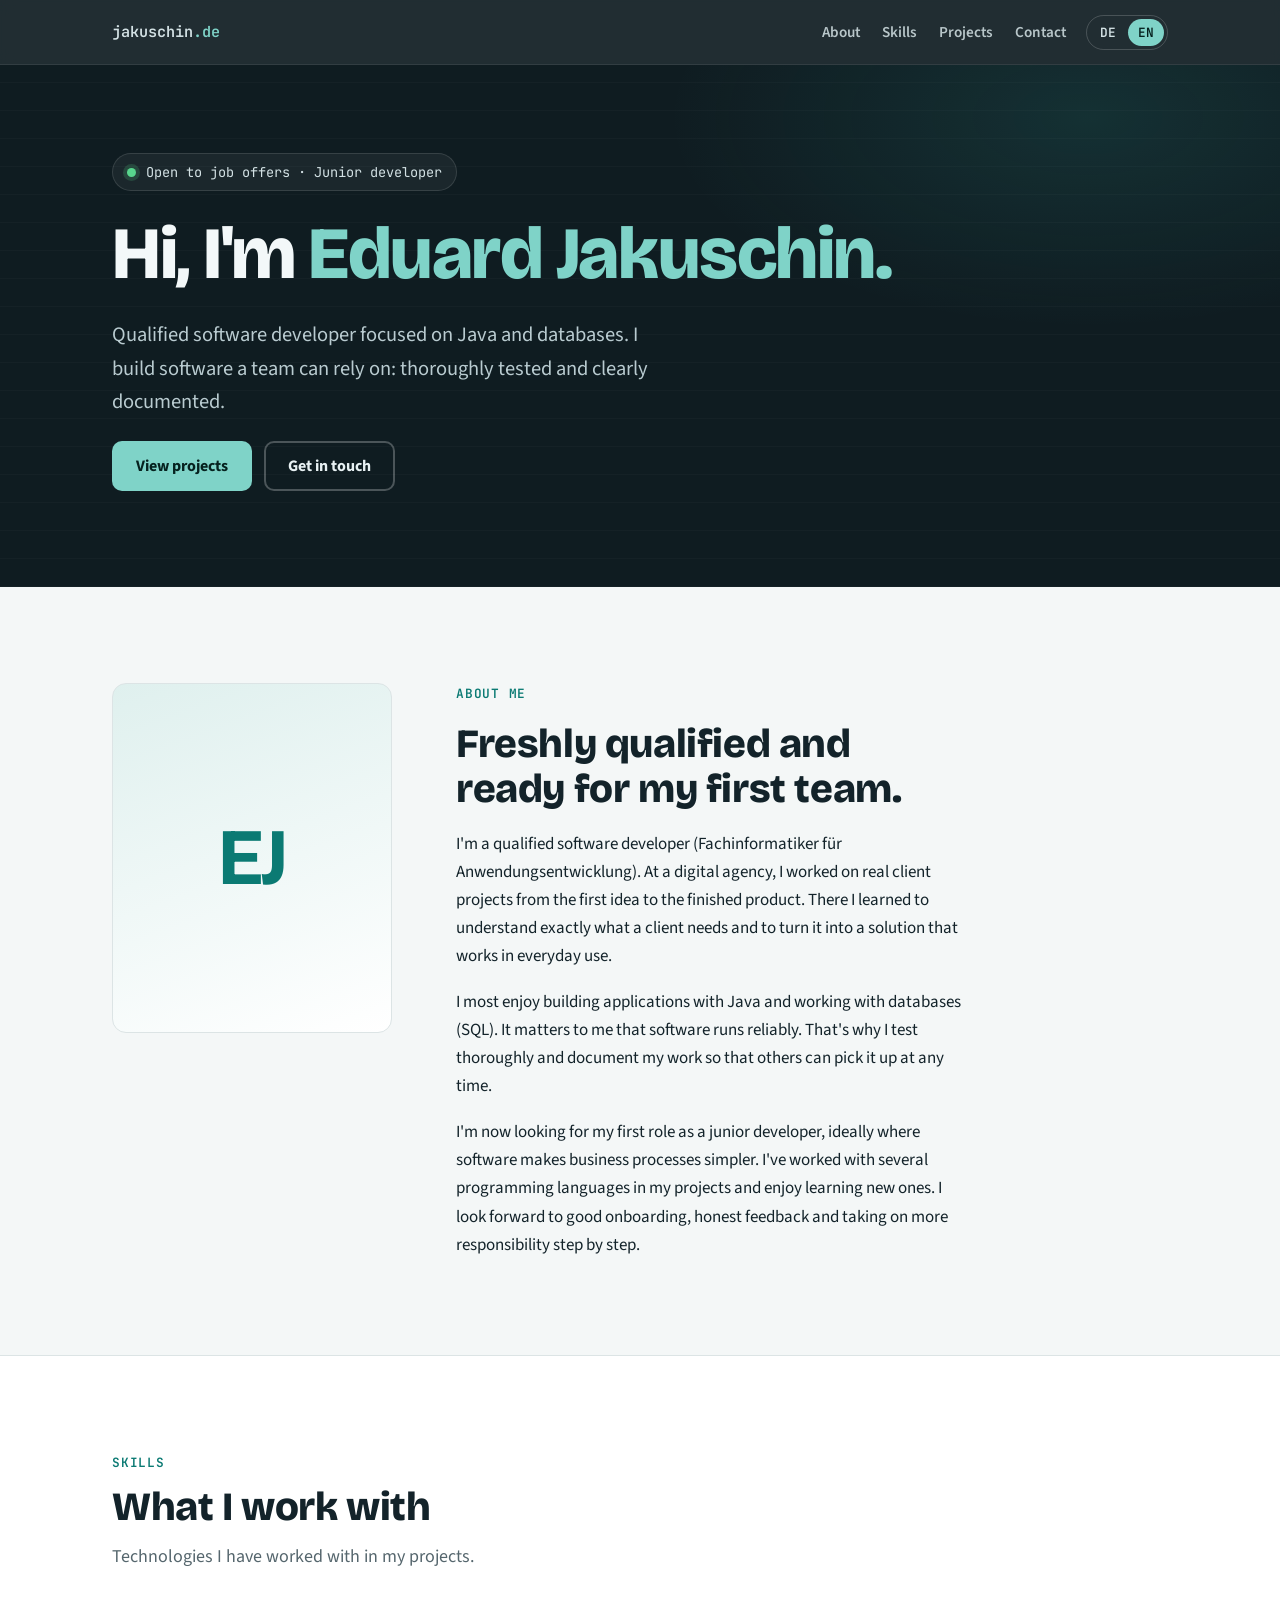
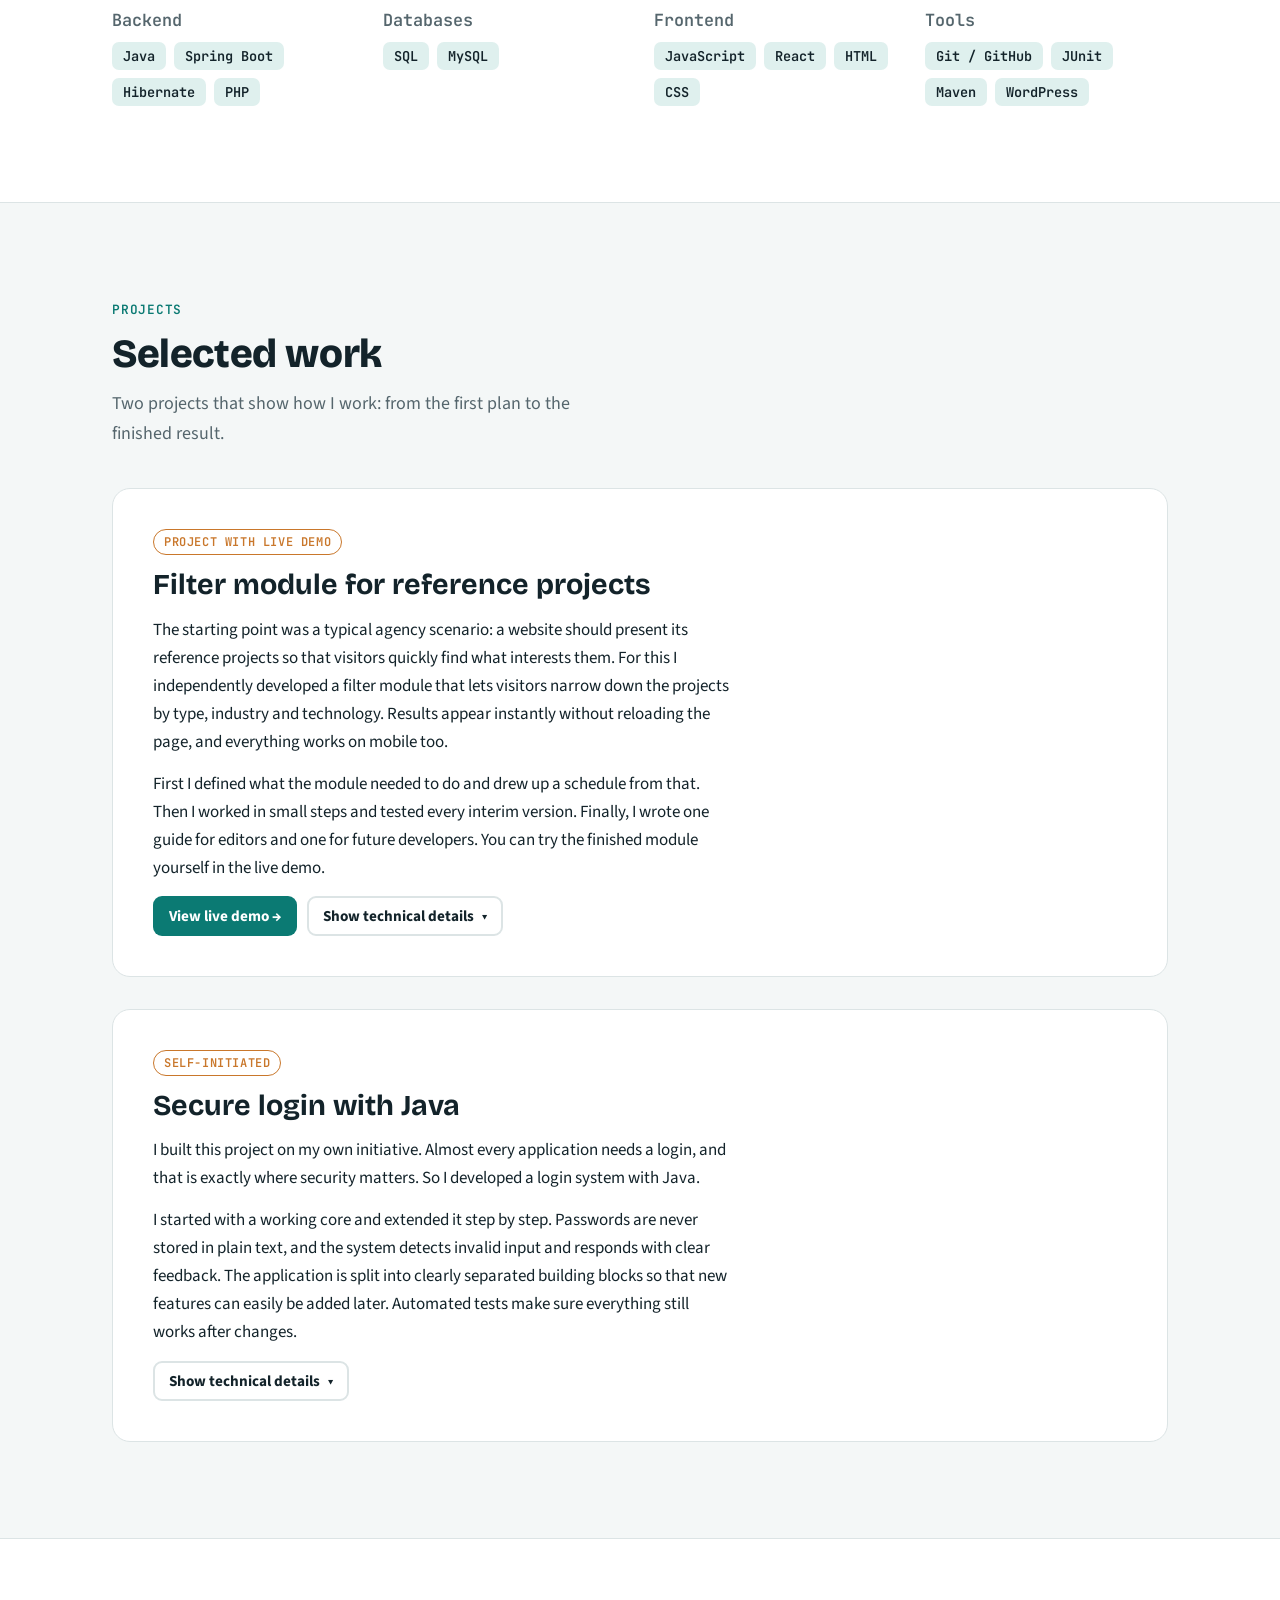
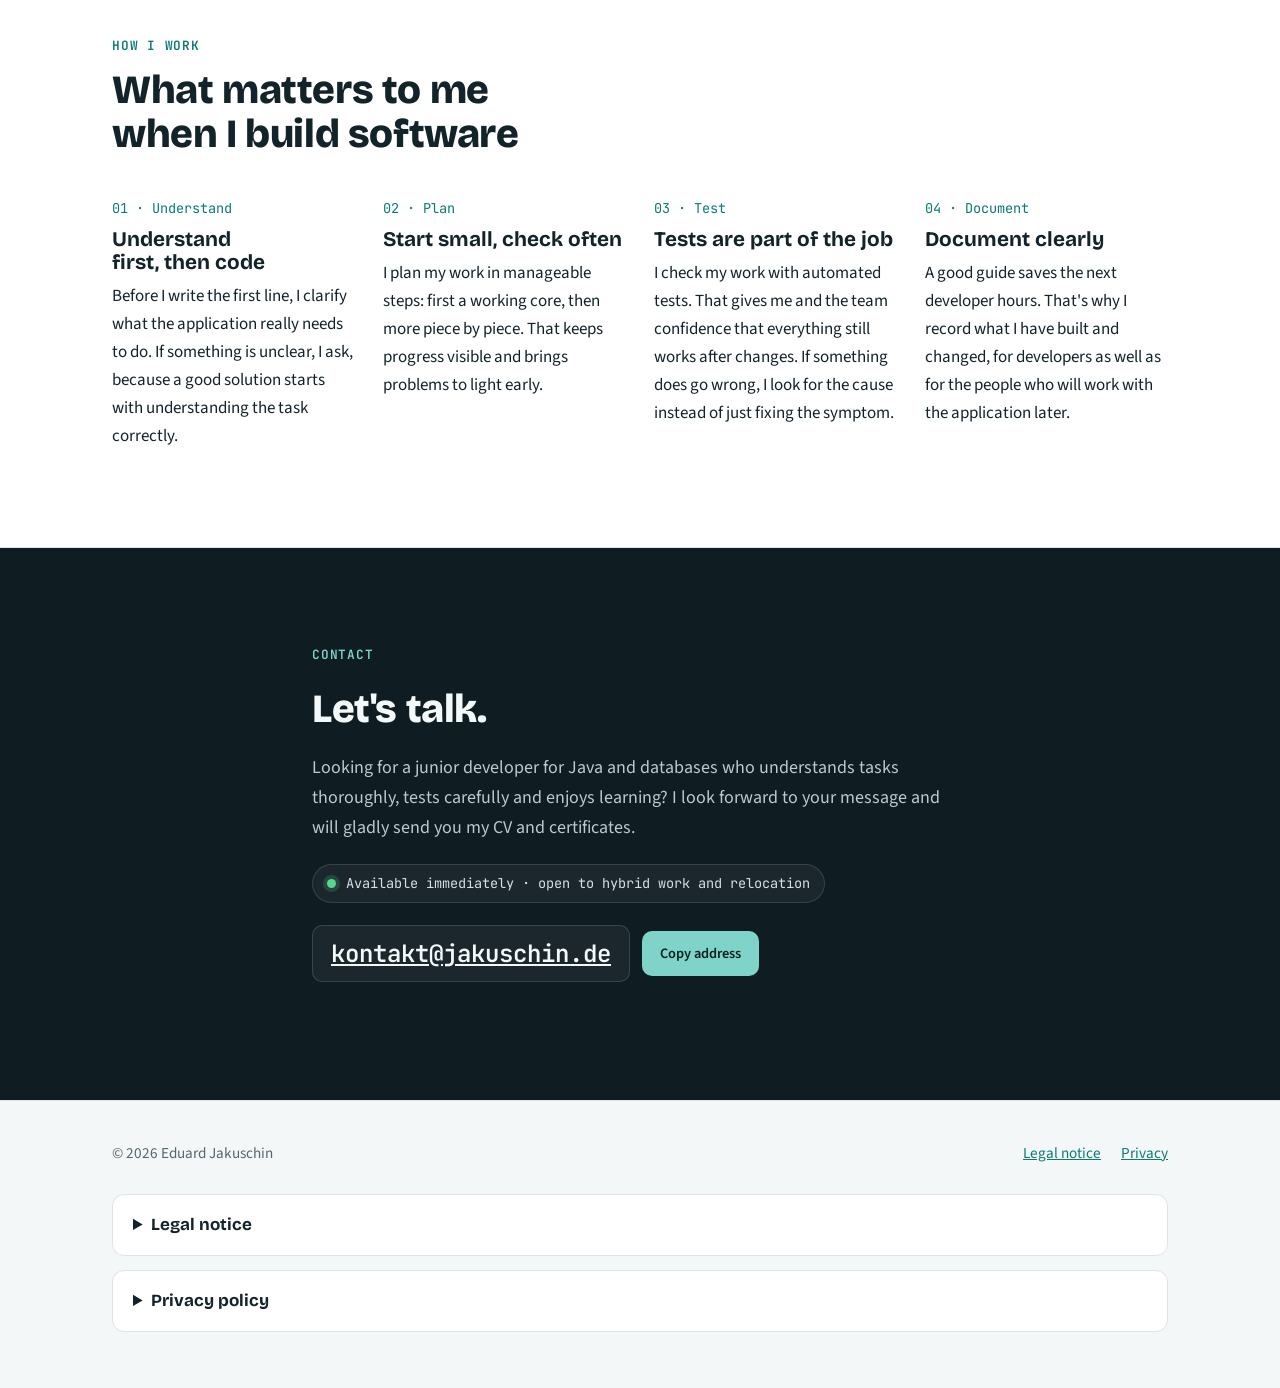
<file: index.html>
<!doctype html>
<html lang="de">
<head>
<meta charset="utf-8">
<meta name="viewport" content="width=device-width, initial-scale=1, viewport-fit=cover">
<title>Eduard Jakuschin</title>
<meta name="description" content="Eduard Jakuschin – Fachinformatiker für Anwendungsentwicklung. Portfolio mit Projekten in Java, Spring Boot, PHP, WordPress und JavaScript.">
<link rel="icon" href="favicon.ico" sizes="32x32">
<link rel="icon" href="favicon.svg" type="image/svg+xml">
<link rel="apple-touch-icon" href="apple-touch-icon.png">
<link rel="stylesheet" href="fonts/fonts.css">
<style>
:root{
  --bg:#F4F7F7; --surface:#FFFFFF; --ink:#13232A; --muted:#55666D; --line:#DCE4E5;
  --accent:#0B7A73; --accent-ink:#FFFFFF; --accent-soft:#DFF0EE; --warm:#C9772B;
  --code-bg:#0F1C21; --code-bar:#16272E; --code-fg:#D3E1E4; --code-dim:#5F7780;
  --syn-kw:#7FD3C8; --syn-str:#F0C27A; --syn-fn:#9EBBFF; --syn-num:#F49B8B;
  --font-display:"Bricolage Grotesque", "Segoe UI", system-ui, sans-serif;
  --font-body:"Source Sans 3", "Segoe UI", system-ui, -apple-system, sans-serif;
  --font-mono:"JetBrains Mono", ui-monospace, "SFMono-Regular", Consolas, monospace;
  --radius:14px; --wrap:1120px;
}
@media (prefers-color-scheme: dark){
  :root:not([data-theme="light"]){
    --bg:#0D1518; --surface:#142026; --ink:#E4EDEF; --muted:#9AADB3; --line:#24353C;
    --accent:#3CC4B8; --accent-ink:#04211E; --accent-soft:#12302E; --warm:#E59A55;
    --code-bg:#091114; --code-bar:#101C21; color-scheme:dark;
  }
}
:root[data-theme="dark"]{
  --bg:#0D1518; --surface:#142026; --ink:#E4EDEF; --muted:#9AADB3; --line:#24353C;
  --accent:#3CC4B8; --accent-ink:#04211E; --accent-soft:#12302E; --warm:#E59A55;
  --code-bg:#091114; --code-bar:#101C21; color-scheme:dark;
}

*{box-sizing:border-box}
[hidden]{display:none!important}
html{scroll-behavior:smooth}
@media (prefers-reduced-motion: reduce){html{scroll-behavior:auto}*{animation:none!important;transition:none!important}}
body{margin:0;background:var(--bg);color:var(--ink);font-family:var(--font-body);font-size:1.0625rem;line-height:1.65}
a{color:var(--accent)}
:focus-visible{outline:3px solid var(--accent);outline-offset:3px;border-radius:6px}
.wrap{max-width:var(--wrap);margin:0 auto;padding-inline:clamp(16px,4vw,32px)}
h1,h2,h3{font-family:var(--font-display);line-height:1.12;text-wrap:balance;margin:0}
h2{font-size:clamp(1.75rem,3.4vw,2.5rem);font-weight:800;letter-spacing:-.01em}
h3{font-size:1.3rem;font-weight:700}
p{margin:0}
.eyebrow{font-family:var(--font-mono);font-size:.8rem;letter-spacing:.06em;text-transform:uppercase;color:var(--accent);font-weight:600}
section{padding-block:clamp(56px,8vw,96px)}
.section-head{display:grid;gap:12px;max-width:62ch;margin-bottom:40px}
.lead{color:var(--muted);font-size:1.125rem}

.site-header{position:sticky;top:env(safe-area-inset-top,0px);z-index:20;background:color-mix(in srgb,var(--code-bg) 92%,transparent);backdrop-filter:blur(8px);border-bottom:1px solid #ffffff14}
.nav{display:flex;align-items:center;gap:20px;min-height:64px}
.brand{font-family:var(--font-mono);font-weight:600;color:var(--code-fg);text-decoration:none;font-size:.95rem;white-space:nowrap}
.brand span{color:var(--syn-kw)}
.nav-links{display:flex;gap:22px;margin-left:auto;list-style:none;padding:0;margin-block:0}
.nav-links a{color:var(--code-fg);text-decoration:none;font-weight:600;font-size:.95rem;opacity:.85}
.nav-links a:hover{opacity:1;color:var(--syn-kw)}
.lang{display:inline-flex;border:1px solid #ffffff2e;border-radius:999px;padding:3px;gap:2px;flex:none}
.lang button{font:600 .8rem var(--font-mono);color:var(--code-fg);background:none;border:0;padding:5px 10px;border-radius:999px;cursor:pointer}
.lang button[aria-pressed="true"]{background:var(--syn-kw);color:#06221F}
@media (max-width:760px){.nav-links{display:none}.lang{margin-left:auto}}

.hero{background:var(--code-bg);color:var(--code-fg);padding-block:clamp(48px,7vw,88px) clamp(56px,8vw,96px);position:relative;overflow:hidden}
.hero::before{content:"";position:absolute;inset:0;background:
  radial-gradient(600px 300px at 85% 10%, #3cc4b81f, transparent 70%),
  repeating-linear-gradient(0deg, #ffffff06 0 1px, transparent 1px 28px);pointer-events:none}
.hero-grid{position:relative}
.hero-text{display:grid;gap:22px;min-width:0;max-width:780px}
.hero .eyebrow{color:var(--syn-kw)}
.hero h1{font-size:clamp(2.6rem,6.2vw,4.6rem);font-weight:800;letter-spacing:-.02em;color:#F3F8F9}
.hero h1 .name{color:var(--syn-kw)}
.hero p.sub{font-size:clamp(1.1rem,1.6vw,1.3rem);color:#B9CBD0;max-width:54ch}
.status{display:inline-flex;align-items:center;gap:10px;font-family:var(--font-mono);font-size:.85rem;color:#D3E1E4;background:#ffffff0d;border:1px solid #ffffff1f;padding:7px 14px;border-radius:999px;width:fit-content}
.status i{width:9px;height:9px;border-radius:50%;background:#58D68D;box-shadow:0 0 0 4px #58d68d2e;flex:none}
.cta-row{display:flex;flex-wrap:wrap;gap:12px}
.btn{display:inline-flex;align-items:center;gap:8px;font:700 1rem var(--font-body);padding:12px 22px;border-radius:10px;text-decoration:none;border:2px solid transparent;cursor:pointer;transition:transform .15s ease, background .15s ease}
.btn:hover{transform:translateY(-1px)}
.btn-primary{background:var(--syn-kw);color:#06221F}
.btn-ghost{border-color:#ffffff40;color:#E8F1F3;background:transparent}
.btn-ghost:hover{border-color:var(--syn-kw)}

.about-grid{display:grid;grid-template-columns:280px 1fr;gap:clamp(28px,5vw,64px);align-items:start}
@media (max-width:800px){.about-grid{grid-template-columns:1fr}}
.portrait{aspect-ratio:4/5;max-width:100%;border-radius:var(--radius);background:linear-gradient(160deg,var(--accent-soft),var(--surface));border:1px solid var(--line);display:grid;place-items:center;position:relative;overflow:hidden}
.portrait b{font-family:var(--font-display);font-size:5rem;color:var(--accent);letter-spacing:-.03em}
.portrait img{position:absolute;inset:0;width:100%;height:100%;object-fit:cover}
@media (max-width:800px){.portrait{max-width:220px}}
.about-text{display:grid;gap:18px;max-width:64ch;min-width:0}

.skills{background:var(--surface);border-block:1px solid var(--line)}
.skill-grid{display:grid;grid-template-columns:repeat(auto-fit,minmax(230px,1fr));gap:28px}
.skill-group{display:grid;gap:12px;align-content:start}
.skill-group h3{font-size:1.05rem;font-family:var(--font-mono);font-weight:600;color:var(--muted)}
.tags{display:flex;flex-wrap:wrap;gap:8px;list-style:none;padding:0;margin:0}
.tags li{font:600 .85rem var(--font-mono);padding:5px 11px;border-radius:7px;background:var(--accent-soft);color:var(--ink)}

.projects{display:grid;gap:32px}
.project{background:var(--surface);border:1px solid var(--line);border-radius:18px;padding:clamp(22px,4vw,40px);display:grid;gap:clamp(20px,3vw,28px)}
.summary{display:grid;gap:14px;max-width:72ch;min-width:0}
.tech{display:grid;grid-template-columns:1fr 1fr;gap:clamp(24px,4vw,48px);border-top:1px solid var(--line);padding-top:clamp(20px,3vw,32px)}
@media (max-width:860px){.tech{grid-template-columns:1fr}}
.project-main{display:grid;gap:14px;align-content:start;min-width:0}
.badge{display:inline-flex;align-items:center;gap:6px;font:600 .75rem var(--font-mono);text-transform:uppercase;letter-spacing:.05em;color:var(--warm);border:1px solid currentColor;padding:4px 10px;border-radius:999px;width:fit-content}
.project h3{font-size:clamp(1.4rem,2.4vw,1.8rem)}
.tech-title{margin:0;font-family:var(--font-display);font-size:1.2rem;font-weight:700;line-height:1.2}
.project-meta{font:.85rem var(--font-mono);color:var(--muted)}
.project-detail{display:grid;gap:18px;align-content:start;min-width:0}
.project-detail h4{margin:0 0 6px;font:600 .8rem var(--font-mono);text-transform:uppercase;letter-spacing:.06em;color:var(--accent)}
.project-detail ul{margin:0;padding-left:1.1em;display:grid;gap:4px}
.project-detail li::marker{color:var(--accent)}
.project-detail .tags{display:flex;padding-left:0;gap:8px}
.project-links{display:flex;flex-wrap:wrap;gap:10px;align-items:center}
.btn-demo{display:inline-flex;align-items:center;font:700 .95rem var(--font-body);background:var(--accent);color:var(--accent-ink);text-decoration:none;padding:9px 16px;border-radius:9px}
.btn-demo::after{content:" →";white-space:pre}
.btn-toggle{display:inline-flex;align-items:center;gap:8px;font:700 .95rem var(--font-body);background:transparent;color:var(--ink);border:2px solid var(--line);padding:7px 14px;border-radius:9px;cursor:pointer}
.btn-toggle:hover{border-color:var(--accent);color:var(--accent)}
.btn-toggle::after{content:"▾";display:inline-block;transition:transform .2s ease}
.btn-toggle[aria-expanded="true"]::after{transform:rotate(180deg)}
.repo-link{border-style:solid;text-decoration:none}
.repo-link:hover{border-color:var(--accent);color:var(--accent)}
.repo{display:inline-flex;align-items:center;gap:8px;font:600 .9rem var(--font-mono);color:var(--muted);border:1px dashed var(--line);padding:8px 14px;border-radius:9px;width:fit-content}

.approach{display:grid;grid-template-columns:repeat(auto-fit,minmax(240px,1fr));gap:28px}
.approach div{display:grid;gap:8px;align-content:start}
.approach code{font-family:var(--font-mono);font-size:.85rem;color:var(--accent)}

.contact{background:var(--code-bg);color:var(--code-fg)}
.contact-inner{display:grid;gap:22px;max-width:720px}
.contact h2{color:#F3F8F9}
.contact .lead{color:#B9CBD0}
.mail-box{display:flex;flex-wrap:wrap;align-items:center;gap:12px}
.mail{font:600 clamp(1.1rem,2.6vw,1.5rem) var(--font-mono);color:#F3F8F9;background:#ffffff0d;border:1px solid #ffffff24;padding:12px 18px;border-radius:10px;user-select:all;overflow-wrap:anywhere}
.copy-btn{font:600 .9rem var(--font-body);background:var(--syn-kw);color:#06221F;border:0;padding:12px 18px;border-radius:10px;cursor:pointer}
.contact .note{font-size:.9rem;color:#8FA6AD}

footer{padding-block:40px 56px;border-top:1px solid var(--line)}
.foot{display:flex;flex-wrap:wrap;justify-content:space-between;gap:16px;color:var(--muted);font-size:.95rem}
.foot nav{display:flex;gap:20px}
.legal{display:grid;gap:14px;margin-top:28px}
.legal details{background:var(--surface);border:1px solid var(--line);border-radius:12px;padding:16px 20px;scroll-margin-top:84px}
.legal summary{cursor:pointer;font-weight:700;font-family:var(--font-display)}
.legal details[open] > summary{position:sticky;top:calc(env(safe-area-inset-top,0px) + 65px);z-index:5;background:var(--surface);margin:-16px -20px 0;padding:16px 20px 12px;border-bottom:1px solid var(--line);border-radius:12px 12px 0 0}
.sum-close{float:right;font:600 .9rem var(--font-body);color:var(--accent)}
.legal details:not([open]) .sum-close{display:none}
.legal-close{justify-self:start;margin-top:8px;font:700 .95rem var(--font-body);background:transparent;color:var(--ink);border:2px solid var(--line);padding:7px 14px;border-radius:9px;cursor:pointer}
.legal-close:hover{border-color:var(--accent);color:var(--accent)}
.legal .body{display:grid;gap:10px;margin-top:12px;color:var(--ink);font-size:.98rem;max-width:68ch}
.legal-lang{display:grid;gap:10px}
.legal .body h3{font-size:1.15rem;margin-top:14px}
.legal .body h4{margin:8px 0 0;font:700 1rem/1.3 var(--font-display)}
.legal .body h5{margin:4px 0 0;font:700 .95rem/1.4 var(--font-body)}
.legal .body ul{margin:0;padding-left:1.2em;display:grid;gap:6px}
.legal .body a{overflow-wrap:anywhere}
.legal-note{font-size:.9rem;color:var(--muted);border-left:3px solid var(--accent);padding:4px 0 4px 12px}
</style>

</head>
<body>
<header class="site-header">
  <div class="wrap nav">
    <a class="brand" href="#top">jakuschin<span>.de</span></a>
    <ul class="nav-links">
      <li><a href="#about" data-i18n="nav.about">Über mich</a></li>
      <li><a href="#skills" data-i18n="nav.skills">Skills</a></li>
      <li><a href="#projects" data-i18n="nav.projects">Projekte</a></li>
      <li><a href="#contact" data-i18n="nav.contact">Kontakt</a></li>
    </ul>
    <div class="lang" role="group" aria-label="Sprache / Language">
      <button type="button" id="lang-de" data-lang="de" aria-pressed="true">DE</button>
      <button type="button" id="lang-en" data-lang="en" aria-pressed="false">EN</button>
    </div>
  </div>
</header>

<main id="top">
  <section class="hero" aria-labelledby="hero-title">
    <div class="wrap hero-grid">
      <div class="hero-text">
        <span class="status"><i></i><span data-i18n="hero.status">Offen für Jobangebote · Junior-Entwickler</span></span>
        <h1 id="hero-title"><span data-i18n="hero.hi">Hallo, ich bin</span> <span class="name">Eduard Jakuschin.</span></h1>
        <p class="sub" data-i18n="hero.sub">Fachinformatiker für Anwendungsentwicklung mit Schwerpunkt Java und Datenbanken. Ich entwickle Software, auf die sich ein Team verlassen kann: gründlich getestet und verständlich dokumentiert.</p>
        <div class="cta-row">
          <a class="btn btn-primary" href="#projects" data-i18n="hero.cta1">Projekte ansehen</a>
          <a class="btn btn-ghost" href="#contact" data-i18n="hero.cta2">Kontakt aufnehmen</a>
        </div>
      </div>
    </div>
  </section>

  <section id="about" aria-labelledby="about-title">
    <div class="wrap about-grid">
      <div class="portrait" aria-hidden="true">
        <!-- Foto einsetzen: <b>EJ</b> durch <img src="foto.jpg" alt="Eduard Jakuschin"> ersetzen und oben aria-hidden="true" entfernen. -->
        <b>EJ</b>
      </div>
      <div class="about-text">
        <span class="eyebrow" data-i18n="about.eyebrow">Über mich</span>
        <h2 id="about-title" data-i18n="about.title">Frisch ausgelernt und bereit für das erste Team.</h2>
        <p data-i18n="about.p1">Ich bin Fachinformatiker für Anwendungsentwicklung. In einer Digitalagentur habe ich echte Kundenprojekte von der ersten Idee bis zum fertigen Produkt begleitet. Dabei habe ich gelernt, genau zu verstehen, was ein Kunde braucht, und daraus eine Lösung zu machen, die im Alltag funktioniert.</p>
        <p data-i18n="about.p2">Am liebsten entwickle ich Anwendungen mit Java und arbeite mit Datenbanken (SQL). Mir ist wichtig, dass Software zuverlässig läuft. Deshalb teste ich gründlich und dokumentiere meine Arbeit so, dass andere jederzeit daran anknüpfen können.</p>
        <p data-i18n="about.p3">Jetzt suche ich meinen Einstieg als Junior-Entwickler, am liebsten dort, wo Software die Abläufe in Unternehmen einfacher macht. In meinen Projekten habe ich mit mehreren Programmiersprachen gearbeitet, und neue lerne ich gern dazu. Ich freue mich auf eine gute Einarbeitung, ehrliches Feedback und darauf, Schritt für Schritt mehr Verantwortung zu übernehmen.</p>
      </div>
    </div>
  </section>

  <section id="skills" class="skills" aria-labelledby="skills-title">
    <div class="wrap">
      <div class="section-head">
        <span class="eyebrow" data-i18n="skills.eyebrow">Skills</span>
        <h2 id="skills-title" data-i18n="skills.title">Womit ich arbeite</h2>
        <p class="lead" data-i18n="skills.lead">Technologien, mit denen ich in meinen Projekten gearbeitet habe.</p>
      </div>
      <div class="skill-grid">
        <div class="skill-group"><h3>Backend</h3><ul class="tags"><li>Java</li><li>Spring Boot</li><li>Hibernate</li><li>PHP</li></ul></div>
        <div class="skill-group"><h3 data-i18n="skills.db">Datenbanken</h3><ul class="tags"><li>SQL</li><li>MySQL</li></ul></div>
        <div class="skill-group"><h3>Frontend</h3><ul class="tags"><li>JavaScript</li><li>React</li><li>HTML</li><li>CSS</li></ul></div>
        <div class="skill-group"><h3 data-i18n="skills.tools">Werkzeuge</h3><ul class="tags"><li>Git / GitHub</li><li>JUnit</li><li>Maven</li><li>WordPress</li></ul></div>
      </div>
    </div>
  </section>

  <section id="projects" aria-labelledby="projects-title">
    <div class="wrap">
      <div class="section-head">
        <span class="eyebrow" data-i18n="projects.eyebrow">Projekte</span>
        <h2 id="projects-title" data-i18n="projects.title">Ausgewählte Arbeiten</h2>
        <p class="lead" data-i18n="projects.lead">Zwei Projekte, die zeigen, wie ich arbeite: von der ersten Planung bis zum fertigen Ergebnis.</p>
      </div>

      <div class="projects">
        <article class="project" aria-labelledby="s1-title">
          <div class="summary">
            <span class="badge" data-i18n="s1.badge">Projekt mit Live-Demo</span>
            <h3 id="s1-title" data-i18n="s1.title">Filtermodul für Referenzprojekte</h3>
            <p data-i18n="s1.p1">Ausgangspunkt war ein typischer Fall aus dem Agenturalltag: Eine Website soll ihre Referenzprojekte so zeigen, dass Besucher schnell finden, was sie interessiert. Dafür habe ich eigenständig ein Filtermodul entwickelt, mit dem Besucher die Projekte nach Art, Branche und Technologie eingrenzen können. Die Ergebnisse erscheinen sofort, ohne dass die Seite neu lädt, und alles funktioniert auch auf dem Handy.</p>
            <p data-i18n="s1.p2">Zuerst habe ich festgelegt, was das Modul können muss, und daraus einen Zeitplan erstellt. Danach habe ich in kleinen Schritten gearbeitet und jeden Zwischenstand getestet. Zum Abschluss habe ich eine Anleitung für die Redaktion und eine für künftige Entwickler geschrieben. Das fertige Modul können Sie in der Live-Demo selbst ausprobieren.</p>
            <div class="project-links">
              <a class="btn-demo" href="portfolio-filter/" data-i18n="p1.demo">Live-Demo ansehen</a>
              <button type="button" class="btn-toggle" aria-expanded="false" aria-controls="p1-tech" hidden>Technische Details ansehen</button>
            </div>
          </div>
          <div class="tech" id="p1-tech">
            <div class="project-main">
              <h4 class="tech-title" data-i18n="p1.title">Portfolio-Filter-Modul für WordPress</h4>
              <p class="project-meta">WordPress 6.8.3 · PHP 8.3 · JavaScript</p>
              <p data-i18n="p1.desc">Ausgangslage war eine statisch gepflegte, nicht responsive Agentur-Website. Dafür habe ich ein WordPress-Plugin entwickelt: Besucher filtern Referenzprojekte nach Typ, Branche und Technologie, und die Ergebnisse aktualisieren sich ohne Seitenreload.</p>
              <div class="project-links">
                <a class="repo repo-link" href="https://github.com/eedgit/homepage/tree/main/portfolio-filter" data-i18n="p1.code">Code auf GitHub</a>
              </div>
            </div>
            <div class="project-detail">
              <div>
                <h4 data-i18n="label.impl">Umsetzung</h4>
                <ul>
                  <li data-i18n="p1.i1">Custom Post Type „Projekte“ mit Taxonomien und ACF-Feldern</li>
                  <li data-i18n="p1.i2">REST-Controller mit WP_Query, validierten Parametern und schlanken JSON-Antworten</li>
                  <li data-i18n="p1.i3">Filterlogik im Client mit Fetch API, Debounce und AbortController</li>
                  <li data-i18n="p1.i4">Pagination, Sortierung, leere Zustände und Object-Cache</li>
                  <li data-i18n="p1.i5">Barrierearm: Tastaturbedienung und aria-live-Ansage der Trefferzahl</li>
                </ul>
              </div>
              <div>
                <h4 data-i18n="label.result">Ergebnis</h4>
                <p data-i18n="p1.result">Alle Tests für Filterung, Pagination, Sortierung, Responsivität und Performance bestanden. Dazu ein Entwickler-Leitfaden und eine Redaktionsanleitung.</p>
              </div>
              <ul class="tags"><li>WordPress</li><li>PHP</li><li>JavaScript</li><li>REST API</li><li>ACF</li><li>React</li><li>PHPUnit</li></ul>
            </div>
          </div>
        </article>

        <article class="project" aria-labelledby="s2-title">
          <div class="summary">
            <span class="badge" data-i18n="s2.badge">Aus Eigeninitiative</span>
            <h3 id="s2-title" data-i18n="s2.title">Sichere Anmeldung mit Java</h3>
            <p data-i18n="s2.p1">Dieses Projekt habe ich aus eigener Initiative umgesetzt. Fast jede Anwendung braucht eine Anmeldung, und gerade dort zählt Sicherheit. Deshalb habe ich mit Java ein Login-System entwickelt.</p>
            <p data-i18n="s2.p2">Ich habe mit einem lauffähigen Kern begonnen und ihn Schritt für Schritt erweitert. Passwörter werden nicht im Klartext gespeichert, und fehlerhafte Eingaben erkennt das System und gibt eine klare Rückmeldung. Die Anwendung ist in klar getrennte Bausteine aufgeteilt, damit sie sich später leicht um neue Funktionen erweitern lässt. Automatische Tests stellen sicher, dass alles auch nach Änderungen noch funktioniert.</p>
            <div class="project-links">
              <button type="button" class="btn-toggle" aria-expanded="false" aria-controls="p2-tech" hidden>Technische Details ansehen</button>
            </div>
          </div>
          <div class="tech" id="p2-tech">
            <div class="project-main">
              <h4 class="tech-title" data-i18n="p2.title">Login-System mit Spring Boot</h4>
              <p class="project-meta">Java 21 · Spring Boot · MySQL</p>
              <p data-i18n="p2.desc">Ein Login-Backend mit REST-Schnittstelle, sicherer Passwortspeicherung und klarer Schichtentrennung. Gebaut so, dass es sich leicht um weitere Funktionen erweitern lässt.</p>
              <span class="repo" data-i18n="repo.soon">Code auf GitHub · folgt in Kürze</span>
            </div>
            <div class="project-detail">
              <div>
                <h4 data-i18n="label.impl">Umsetzung</h4>
                <ul>
                  <li data-i18n="p2.i1">REST-API mit Spring MVC für Login-Anfragen</li>
                  <li data-i18n="p2.i2">Geschäftslogik in Service-Klassen, Persistenz mit Spring Data JPA und Hibernate</li>
                  <li data-i18n="p2.i3">Passwörter mit BCrypt gehasht, Authentifizierung über Spring Security</li>
                  <li data-i18n="p2.i4">Eingabevalidierung mit Jakarta Validation und passenden HTTP-Statuscodes</li>
                  <li data-i18n="p2.i5">Tests mit JUnit 5 und Mockito</li>
                </ul>
              </div>
              <div>
                <h4 data-i18n="label.result">Ergebnis</h4>
                <p data-i18n="p2.result">Ein funktionsfähiges Login-Backend mit Datenbankanbindung, sauber getrennten Schichten und sicherer Authentifizierung.</p>
              </div>
              <ul class="tags"><li>Java 21</li><li>Spring Boot</li><li>Spring Security</li><li>JPA</li><li>MySQL</li><li>Maven</li><li>JUnit 5</li></ul>
            </div>
          </div>
        </article>
      </div>
    </div>
  </section>

  <section class="skills" aria-labelledby="approach-title">
    <div class="wrap">
      <div class="section-head">
        <span class="eyebrow" data-i18n="approach.eyebrow">Arbeitsweise</span>
        <h2 id="approach-title" data-i18n="approach.title">Was mir beim Entwickeln wichtig ist</h2>
      </div>
      <div class="approach">
        <div><code data-i18n="a1.c">01 · Verstehen</code><h3 data-i18n="a1.t">Erst verstehen, dann programmieren</h3><p data-i18n="a1.p">Bevor ich die erste Zeile schreibe, kläre ich, was die Anwendung wirklich leisten soll. Wenn etwas unklar ist, frage ich nach, denn eine gute Lösung beginnt mit dem richtigen Verständnis der Aufgabe.</p></div>
        <div><code data-i18n="a2.c">02 · Planen</code><h3 data-i18n="a2.t">Klein anfangen, oft prüfen</h3><p data-i18n="a2.p">Ich plane meine Arbeit in überschaubaren Schritten: erst ein funktionierender Kern, dann Stück für Stück mehr. So bleibt der Fortschritt sichtbar, und Probleme fallen früh auf.</p></div>
        <div><code data-i18n="a3.c">03 · Testen</code><h3 data-i18n="a3.t">Tests gehören dazu</h3><p data-i18n="a3.p">Ich prüfe meine Arbeit mit automatischen Tests. Das gibt mir und dem Team die Sicherheit, dass alles auch nach Änderungen noch funktioniert. Wenn doch etwas hakt, suche ich die Ursache, statt nur das Symptom zu beheben.</p></div>
        <div><code data-i18n="a4.c">04 · Dokumentieren</code><h3 data-i18n="a4.t">Verständlich dokumentieren</h3><p data-i18n="a4.p">Ein guter Leitfaden spart dem nächsten Entwickler Stunden. Deshalb halte ich fest, was ich gebaut und geändert habe, für Entwickler genauso wie für die Menschen, die später mit der Anwendung arbeiten.</p></div>
      </div>
    </div>
  </section>

  <section id="contact" class="contact" aria-labelledby="contact-title">
    <div class="wrap contact-inner">
      <span class="eyebrow" style="color:var(--syn-kw)" data-i18n="contact.eyebrow">Kontakt</span>
      <h2 id="contact-title" data-i18n="contact.title">Lassen Sie uns sprechen.</h2>
      <p class="lead" data-i18n="contact.lead">Sie suchen einen Junior-Entwickler für Java und Datenbanken, der Aufgaben gründlich versteht, sorgfältig testet und gern dazulernt? Dann freue ich mich über Ihre Nachricht. Meinen Lebenslauf und meine Zeugnisse schicke ich Ihnen gern zu.</p>
      <span class="status"><i></i><span data-i18n="contact.avail">Verfügbar ab sofort · offen für hybrides Arbeiten und einen Umzug</span></span>
      <div class="mail-box">
        <a class="mail" id="mail" href="mailto:kontakt@jakuschin.de">kontakt@jakuschin.de</a>
        <button type="button" class="copy-btn" id="copy-mail" data-i18n="contact.copy">Adresse kopieren</button>
      </div>
      <p class="note" id="copy-note" aria-live="polite"></p>
    </div>
  </section>
</main>

<footer>
  <div class="wrap">
    <div class="foot">
      <span>© 2026 Eduard Jakuschin</span>
      <nav aria-label="Rechtliches">
        <a href="#impressum" data-i18n="foot.imprint">Impressum</a>
        <a href="#datenschutz" data-i18n="foot.privacy">Datenschutz</a>
      </nav>
    </div>

    <div class="legal">
      <details id="impressum">
        <summary><span data-i18n="foot.imprint">Impressum</span><span class="sum-close" data-i18n="legal.close" aria-hidden="true">Zuklappen</span></summary>
        <div class="body">
          <div class="legal-lang" data-lang-block="de" lang="de">
            <p><strong>Angaben gemäß § 5 DDG</strong></p>
            <p>Eduard Jakuschin<br>Freiimfelder Straße 15<br>06112 Halle (Saale)</p>
            <p><strong>Kontakt</strong><br>E-Mail: <a href="mailto:kontakt@jakuschin.de">kontakt@jakuschin.de</a></p>
            <p><strong>Verantwortlich für den Inhalt nach § 18 Abs. 2 MStV</strong><br>Eduard Jakuschin, Anschrift wie oben</p>
            <p>Quelle: <a href="https://www.e-recht24.de/impressum-generator.html">https://www.e-recht24.de/impressum-generator.html</a></p>
          </div>
          <div class="legal-lang" data-lang-block="en" lang="en" hidden>
            <p class="legal-note">This English version is provided for convenience only. In case of any discrepancy, the German version shall prevail.</p>
            <p><strong>Information pursuant to § 5 DDG (German Digital Services Act)</strong></p>
            <p>Eduard Jakuschin<br>Freiimfelder Straße 15<br>06112 Halle (Saale)<br>Germany</p>
            <p><strong>Contact</strong><br>Email: <a href="mailto:kontakt@jakuschin.de">kontakt@jakuschin.de</a></p>
            <p><strong>Responsible for the content pursuant to § 18(2) MStV (German Interstate Media Treaty)</strong><br>Eduard Jakuschin, address as above</p>
            <p>Source: <a href="https://www.e-recht24.de/impressum-generator.html">https://www.e-recht24.de/impressum-generator.html</a></p>
          </div>
          <button type="button" class="legal-close" data-i18n="legal.closeBtn">Zuklappen ↑</button>
        </div>
      </details>
      <details id="datenschutz">
        <summary><span data-i18n="foot.privacyTitle">Datenschutzerklärung</span><span class="sum-close" data-i18n="legal.close" aria-hidden="true">Zuklappen</span></summary>
        <div class="body">
          <div class="legal-lang" data-lang-block="de" lang="de">
            <h3>1. Datenschutz auf einen Blick</h3>
            <h4>Allgemeine Hinweise</h4>
            <p>Die folgenden Hinweise geben einen einfachen Überblick darüber, was mit Ihren personenbezogenen Daten passiert, wenn Sie diese Website besuchen. Personenbezogene Daten sind alle Daten, mit denen Sie persönlich identifiziert werden können. Ausführliche Informationen zum Thema Datenschutz entnehmen Sie unserer unter diesem Text aufgeführten Datenschutzerklärung.</p>
            <h4>Datenerfassung auf dieser Website</h4>
            <h5>Wer ist verantwortlich für die Datenerfassung auf dieser Website?</h5>
            <p>Die Datenverarbeitung auf dieser Website erfolgt durch den Websitebetreiber. Dessen Kontaktdaten können Sie dem Abschnitt „Hinweis zur verantwortlichen Stelle“ in dieser Datenschutzerklärung entnehmen.</p>
            <h5>Wie erfassen wir Ihre Daten?</h5>
            <p>Ihre Daten werden zum einen dadurch erhoben, dass Sie uns diese mitteilen. Hierbei kann es sich z.&nbsp;B. um Daten handeln, die Sie in ein Kontaktformular eingeben.</p>
            <p>Andere Daten werden automatisch oder nach Ihrer Einwilligung beim Besuch der Website durch unsere IT-Systeme erfasst. Das sind vor allem technische Daten (z.&nbsp;B. Internetbrowser, Betriebssystem oder Uhrzeit des Seitenaufrufs). Die Erfassung dieser Daten erfolgt automatisch, sobald Sie diese Website betreten.</p>
            <h5>Wofür nutzen wir Ihre Daten?</h5>
            <p>Ein Teil der Daten wird erhoben, um eine fehlerfreie Bereitstellung der Website zu gewährleisten. Andere Daten können zur Analyse Ihres Nutzerverhaltens verwendet werden. Sofern über die Website Verträge geschlossen oder angebahnt werden können, werden die übermittelten Daten auch für Vertragsangebote, Bestellungen oder sonstige Auftragsanfragen verarbeitet.</p>
            <h5>Welche Rechte haben Sie bezüglich Ihrer Daten?</h5>
            <p>Sie haben jederzeit das Recht, unentgeltlich Auskunft über Herkunft, Empfänger und Zweck Ihrer gespeicherten personenbezogenen Daten zu erhalten. Sie haben außerdem ein Recht, die Berichtigung oder Löschung dieser Daten zu verlangen. Wenn Sie eine Einwilligung zur Datenverarbeitung erteilt haben, können Sie diese Einwilligung jederzeit für die Zukunft widerrufen. Außerdem haben Sie das Recht, unter bestimmten Umständen die Einschränkung der Verarbeitung Ihrer personenbezogenen Daten zu verlangen. Des Weiteren steht Ihnen ein Beschwerderecht bei der zuständigen Aufsichtsbehörde zu.</p>
            <p>Hierzu sowie zu weiteren Fragen zum Thema Datenschutz können Sie sich jederzeit an uns wenden.</p>

            <h3>2. Hosting</h3>
            <p>Wir hosten die Inhalte unserer Website bei folgendem Anbieter:</p>
            <h4>Externes Hosting</h4>
            <p>Diese Website wird extern gehostet. Die personenbezogenen Daten, die auf dieser Website erfasst werden, werden auf den Servern des Hosters / der Hoster gespeichert. Hierbei kann es sich v.&nbsp;a. um IP-Adressen, Kontaktanfragen, Meta- und Kommunikationsdaten, Vertragsdaten, Kontaktdaten, Namen, Websitezugriffe und sonstige Daten, die über eine Website generiert werden, handeln.</p>
            <p>Das externe Hosting erfolgt zum Zwecke der Vertragserfüllung gegenüber unseren potenziellen und bestehenden Kunden (Art. 6 Abs. 1 lit. b DSGVO) und im Interesse einer sicheren, schnellen und effizienten Bereitstellung unseres Online-Angebots durch einen professionellen Anbieter (Art. 6 Abs. 1 lit. f DSGVO). Sofern eine entsprechende Einwilligung abgefragt wurde, erfolgt die Verarbeitung ausschließlich auf Grundlage von Art. 6 Abs. 1 lit. a DSGVO und § 25 Abs. 1 TDDDG, soweit die Einwilligung die Speicherung von Cookies oder den Zugriff auf Informationen im Endgerät des Nutzers (z.&nbsp;B. Device-Fingerprinting) im Sinne des TDDDG umfasst. Die Einwilligung ist jederzeit widerrufbar.</p>
            <p>Unser(e) Hoster wird bzw. werden Ihre Daten nur insoweit verarbeiten, wie dies zur Erfüllung seiner Leistungspflichten erforderlich ist und unsere Weisungen in Bezug auf diese Daten befolgen.</p>
            <p>Wir setzen folgende(n) Hoster ein:</p>
            <p>GitHub, Inc.<br>88 Colin P Kelly Jr Street<br>San Francisco, CA 94107<br>USA</p>

            <h3>3. Allgemeine Hinweise und Pflichtinformationen</h3>
            <h4>Datenschutz</h4>
            <p>Die Betreiber dieser Seiten nehmen den Schutz Ihrer persönlichen Daten sehr ernst. Wir behandeln Ihre personenbezogenen Daten vertraulich und entsprechend den gesetzlichen Datenschutzvorschriften sowie dieser Datenschutzerklärung.</p>
            <p>Wenn Sie diese Website benutzen, werden verschiedene personenbezogene Daten erhoben. Personenbezogene Daten sind Daten, mit denen Sie persönlich identifiziert werden können. Die vorliegende Datenschutzerklärung erläutert, welche Daten wir erheben und wofür wir sie nutzen. Sie erläutert auch, wie und zu welchem Zweck das geschieht.</p>
            <p>Wir weisen darauf hin, dass die Datenübertragung im Internet (z.&nbsp;B. bei der Kommunikation per E-Mail) Sicherheitslücken aufweisen kann. Ein lückenloser Schutz der Daten vor dem Zugriff durch Dritte ist nicht möglich.</p>
            <h4>Hinweis zur verantwortlichen Stelle</h4>
            <p>Die verantwortliche Stelle für die Datenverarbeitung auf dieser Website ist:</p>
            <p>Eduard Jakuschin<br>Freiimfelder Straße 15<br>06112 Halle (Saale)</p>
            <p>E-Mail: <a href="mailto:kontakt@jakuschin.de">kontakt@jakuschin.de</a></p>
            <p>Verantwortliche Stelle ist die natürliche oder juristische Person, die allein oder gemeinsam mit anderen über die Zwecke und Mittel der Verarbeitung von personenbezogenen Daten (z.&nbsp;B. Namen, E-Mail-Adressen o.&nbsp;Ä.) entscheidet.</p>
            <h4>Speicherdauer</h4>
            <p>Soweit innerhalb dieser Datenschutzerklärung keine speziellere Speicherdauer genannt wurde, verbleiben Ihre personenbezogenen Daten bei uns, bis der Zweck für die Datenverarbeitung entfällt. Wenn Sie ein berechtigtes Löschersuchen geltend machen oder eine Einwilligung zur Datenverarbeitung widerrufen, werden Ihre Daten gelöscht, sofern wir keine anderen rechtlich zulässigen Gründe für die Speicherung Ihrer personenbezogenen Daten haben (z.&nbsp;B. steuer- oder handelsrechtliche Aufbewahrungsfristen); im letztgenannten Fall erfolgt die Löschung nach Fortfall dieser Gründe.</p>
            <h4>Allgemeine Hinweise zu den Rechtsgrundlagen der Datenverarbeitung auf dieser Website</h4>
            <p>Sofern Sie in die Datenverarbeitung eingewilligt haben, verarbeiten wir Ihre personenbezogenen Daten auf Grundlage von Art. 6 Abs. 1 lit. a DSGVO bzw. Art. 9 Abs. 2 lit. a DSGVO, sofern besondere Datenkategorien nach Art. 9 Abs. 1 DSGVO verarbeitet werden. Im Falle einer ausdrücklichen Einwilligung in die Übertragung personenbezogener Daten in Drittstaaten erfolgt die Datenverarbeitung außerdem auf Grundlage von Art. 49 Abs. 1 lit. a DSGVO. Sofern Sie in die Speicherung von Cookies oder in den Zugriff auf Informationen in Ihr Endgerät (z.&nbsp;B. via Device-Fingerprinting) eingewilligt haben, erfolgt die Datenverarbeitung zusätzlich auf Grundlage von § 25 Abs. 1 TDDDG. Die Einwilligung ist jederzeit widerrufbar. Sind Ihre Daten zur Vertragserfüllung oder zur Durchführung vorvertraglicher Maßnahmen erforderlich, verarbeiten wir Ihre Daten auf Grundlage des Art. 6 Abs. 1 lit. b DSGVO. Des Weiteren verarbeiten wir Ihre Daten, sofern diese zur Erfüllung einer rechtlichen Verpflichtung erforderlich sind, auf Grundlage von Art. 6 Abs. 1 lit. c DSGVO. Die Datenverarbeitung kann ferner auf Grundlage unseres berechtigten Interesses nach Art. 6 Abs. 1 lit. f DSGVO erfolgen. Über die jeweils im Einzelfall einschlägigen Rechtsgrundlagen wird in den folgenden Absätzen dieser Datenschutzerklärung informiert.</p>
            <h4>Empfänger von personenbezogenen Daten</h4>
            <p>Im Rahmen unserer Geschäftstätigkeit arbeiten wir mit verschiedenen externen Stellen zusammen. Dabei ist teilweise auch eine Übermittlung von personenbezogenen Daten an diese externen Stellen erforderlich. Wir geben personenbezogene Daten nur dann an externe Stellen weiter, wenn dies im Rahmen einer Vertragserfüllung erforderlich ist, wenn wir gesetzlich hierzu verpflichtet sind (z.&nbsp;B. Weitergabe von Daten an Steuerbehörden), wenn wir ein berechtigtes Interesse nach Art. 6 Abs. 1 lit. f DSGVO an der Weitergabe haben oder wenn eine sonstige Rechtsgrundlage die Datenweitergabe erlaubt. Beim Einsatz von Auftragsverarbeitern geben wir personenbezogene Daten unserer Kunden nur auf Grundlage eines gültigen Vertrags über Auftragsverarbeitung weiter. Im Falle einer gemeinsamen Verarbeitung wird ein Vertrag über gemeinsame Verarbeitung geschlossen.</p>
            <h4>Widerruf Ihrer Einwilligung zur Datenverarbeitung</h4>
            <p>Viele Datenverarbeitungsvorgänge sind nur mit Ihrer ausdrücklichen Einwilligung möglich. Sie können eine bereits erteilte Einwilligung jederzeit widerrufen. Die Rechtmäßigkeit der bis zum Widerruf erfolgten Datenverarbeitung bleibt vom Widerruf unberührt.</p>
            <h4>Widerspruchsrecht gegen die Datenerhebung in besonderen Fällen sowie gegen Direktwerbung (Art. 21 DSGVO)</h4>
            <p>WENN DIE DATENVERARBEITUNG AUF GRUNDLAGE VON ART. 6 ABS. 1 LIT. E ODER F DSGVO ERFOLGT, HABEN SIE JEDERZEIT DAS RECHT, AUS GRÜNDEN, DIE SICH AUS IHRER BESONDEREN SITUATION ERGEBEN, GEGEN DIE VERARBEITUNG IHRER PERSONENBEZOGENEN DATEN WIDERSPRUCH EINZULEGEN; DIES GILT AUCH FÜR EIN AUF DIESE BESTIMMUNGEN GESTÜTZTES PROFILING. DIE JEWEILIGE RECHTSGRUNDLAGE, AUF DENEN EINE VERARBEITUNG BERUHT, ENTNEHMEN SIE DIESER DATENSCHUTZERKLÄRUNG. WENN SIE WIDERSPRUCH EINLEGEN, WERDEN WIR IHRE BETROFFENEN PERSONENBEZOGENEN DATEN NICHT MEHR VERARBEITEN, ES SEI DENN, WIR KÖNNEN ZWINGENDE SCHUTZWÜRDIGE GRÜNDE FÜR DIE VERARBEITUNG NACHWEISEN, DIE IHRE INTERESSEN, RECHTE UND FREIHEITEN ÜBERWIEGEN ODER DIE VERARBEITUNG DIENT DER GELTENDMACHUNG, AUSÜBUNG ODER VERTEIDIGUNG VON RECHTSANSPRÜCHEN (WIDERSPRUCH NACH ART. 21 ABS. 1 DSGVO).</p>
            <p>WERDEN IHRE PERSONENBEZOGENEN DATEN VERARBEITET, UM DIREKTWERBUNG ZU BETREIBEN, SO HABEN SIE DAS RECHT, JEDERZEIT WIDERSPRUCH GEGEN DIE VERARBEITUNG SIE BETREFFENDER PERSONENBEZOGENER DATEN ZUM ZWECKE DERARTIGER WERBUNG EINZULEGEN; DIES GILT AUCH FÜR DAS PROFILING, SOWEIT ES MIT SOLCHER DIREKTWERBUNG IN VERBINDUNG STEHT. WENN SIE WIDERSPRECHEN, WERDEN IHRE PERSONENBEZOGENEN DATEN ANSCHLIESSEND NICHT MEHR ZUM ZWECKE DER DIREKTWERBUNG VERWENDET (WIDERSPRUCH NACH ART. 21 ABS. 2 DSGVO).</p>
            <h4>Beschwerderecht bei der zuständigen Aufsichtsbehörde</h4>
            <p>Im Falle von Verstößen gegen die DSGVO steht den Betroffenen ein Beschwerderecht bei einer Aufsichtsbehörde, insbesondere in dem Mitgliedstaat ihres gewöhnlichen Aufenthalts, ihres Arbeitsplatzes oder des Orts des mutmaßlichen Verstoßes zu. Das Beschwerderecht besteht unbeschadet anderweitiger verwaltungsrechtlicher oder gerichtlicher Rechtsbehelfe.</p>
            <h4>Recht auf Datenübertragbarkeit</h4>
            <p>Sie haben das Recht, Daten, die wir auf Grundlage Ihrer Einwilligung oder in Erfüllung eines Vertrags automatisiert verarbeiten, an sich oder an einen Dritten in einem gängigen, maschinenlesbaren Format aushändigen zu lassen. Sofern Sie die direkte Übertragung der Daten an einen anderen Verantwortlichen verlangen, erfolgt dies nur, soweit es technisch machbar ist.</p>
            <h4>Auskunft, Berichtigung und Löschung</h4>
            <p>Sie haben im Rahmen der geltenden gesetzlichen Bestimmungen jederzeit das Recht auf unentgeltliche Auskunft über Ihre gespeicherten personenbezogenen Daten, deren Herkunft und Empfänger und den Zweck der Datenverarbeitung und ggf. ein Recht auf Berichtigung oder Löschung dieser Daten. Hierzu sowie zu weiteren Fragen zum Thema personenbezogene Daten können Sie sich jederzeit an uns wenden.</p>
            <h4>Recht auf Einschränkung der Verarbeitung</h4>
            <p>Sie haben das Recht, die Einschränkung der Verarbeitung Ihrer personenbezogenen Daten zu verlangen. Hierzu können Sie sich jederzeit an uns wenden. Das Recht auf Einschränkung der Verarbeitung besteht in folgenden Fällen:</p>
            <ul>
              <li>Wenn Sie die Richtigkeit Ihrer bei uns gespeicherten personenbezogenen Daten bestreiten, benötigen wir in der Regel Zeit, um dies zu überprüfen. Für die Dauer der Prüfung haben Sie das Recht, die Einschränkung der Verarbeitung Ihrer personenbezogenen Daten zu verlangen.</li>
              <li>Wenn die Verarbeitung Ihrer personenbezogenen Daten unrechtmäßig geschah/geschieht, können Sie statt der Löschung die Einschränkung der Datenverarbeitung verlangen.</li>
              <li>Wenn wir Ihre personenbezogenen Daten nicht mehr benötigen, Sie sie jedoch zur Ausübung, Verteidigung oder Geltendmachung von Rechtsansprüchen benötigen, haben Sie das Recht, statt der Löschung die Einschränkung der Verarbeitung Ihrer personenbezogenen Daten zu verlangen.</li>
              <li>Wenn Sie einen Widerspruch nach Art. 21 Abs. 1 DSGVO eingelegt haben, muss eine Abwägung zwischen Ihren und unseren Interessen vorgenommen werden. Solange noch nicht feststeht, wessen Interessen überwiegen, haben Sie das Recht, die Einschränkung der Verarbeitung Ihrer personenbezogenen Daten zu verlangen.</li>
            </ul>
            <p>Wenn Sie die Verarbeitung Ihrer personenbezogenen Daten eingeschränkt haben, dürfen diese Daten – von ihrer Speicherung abgesehen – nur mit Ihrer Einwilligung oder zur Geltendmachung, Ausübung oder Verteidigung von Rechtsansprüchen oder zum Schutz der Rechte einer anderen natürlichen oder juristischen Person oder aus Gründen eines wichtigen öffentlichen Interesses der Europäischen Union oder eines Mitgliedstaats verarbeitet werden.</p>
            <h4>SSL- bzw. TLS-Verschlüsselung</h4>
            <p>Diese Seite nutzt aus Sicherheitsgründen und zum Schutz der Übertragung vertraulicher Inhalte, wie zum Beispiel Bestellungen oder Anfragen, die Sie an uns als Seitenbetreiber senden, eine SSL- bzw. TLS-Verschlüsselung. Eine verschlüsselte Verbindung erkennen Sie daran, dass die Adresszeile des Browsers von „http://“ auf „https://“ wechselt und an dem Schloss-Symbol in Ihrer Browserzeile.</p>
            <p>Wenn die SSL- bzw. TLS-Verschlüsselung aktiviert ist, können die Daten, die Sie an uns übermitteln, nicht von Dritten mitgelesen werden.</p>
            <h4>Widerspruch gegen Werbe-E-Mails</h4>
            <p>Der Nutzung von im Rahmen der Impressumspflicht veröffentlichten Kontaktdaten zur Übersendung von nicht ausdrücklich angeforderter Werbung und Informationsmaterialien wird hiermit widersprochen. Die Betreiber der Seiten behalten sich ausdrücklich rechtliche Schritte im Falle der unverlangten Zusendung von Werbeinformationen, etwa durch Spam-E-Mails, vor.</p>

            <h3>4. Datenerfassung auf dieser Website</h3>
            <h4>Anfrage per E-Mail, Telefon oder Telefax</h4>
            <p>Wenn Sie uns per E-Mail, Telefon oder Telefax kontaktieren, wird Ihre Anfrage inklusive aller daraus hervorgehenden personenbezogenen Daten (Name, Anfrage) zum Zwecke der Bearbeitung Ihres Anliegens bei uns gespeichert und verarbeitet. Diese Daten geben wir nicht ohne Ihre Einwilligung weiter.</p>
            <p>Die Verarbeitung dieser Daten erfolgt auf Grundlage von Art. 6 Abs. 1 lit. b DSGVO, sofern Ihre Anfrage mit der Erfüllung eines Vertrags zusammenhängt oder zur Durchführung vorvertraglicher Maßnahmen erforderlich ist. In allen übrigen Fällen beruht die Verarbeitung auf unserem berechtigten Interesse an der effektiven Bearbeitung der an uns gerichteten Anfragen (Art. 6 Abs. 1 lit. f DSGVO) oder auf Ihrer Einwilligung (Art. 6 Abs. 1 lit. a DSGVO) sofern diese abgefragt wurde; die Einwilligung ist jederzeit widerrufbar.</p>
            <p>Die von Ihnen an uns per Kontaktanfragen übersandten Daten verbleiben bei uns, bis Sie uns zur Löschung auffordern, Ihre Einwilligung zur Speicherung widerrufen oder der Zweck für die Datenspeicherung entfällt (z.&nbsp;B. nach abgeschlossener Bearbeitung Ihres Anliegens). Zwingende gesetzliche Bestimmungen – insbesondere gesetzliche Aufbewahrungsfristen – bleiben unberührt.</p>
            <p>Quelle: <a href="https://www.e-recht24.de">https://www.e-recht24.de</a></p>
          </div>

          <div class="legal-lang" data-lang-block="en" lang="en" hidden>
            <p class="legal-note">This English version is provided for convenience only. In case of any discrepancy, the German version shall prevail.</p>
            <h3>1. Privacy at a glance</h3>
            <h4>General information</h4>
            <p>The following information provides a simple overview of what happens to your personal data when you visit this website. Personal data is any data that can be used to identify you personally. For detailed information on data protection, please refer to the privacy policy set out below this text.</p>
            <h4>Data collection on this website</h4>
            <h5>Who is responsible for data collection on this website?</h5>
            <p>Data processing on this website is carried out by the website operator. You can find the operator’s contact details in the section “Information about the controller” in this privacy policy.</p>
            <h5>How do we collect your data?</h5>
            <p>On the one hand, your data is collected when you provide it to us. This may, for example, be data that you enter into a contact form.</p>
            <p>Other data is collected automatically or with your consent by our IT systems when you visit the website. This is primarily technical data (e.g. internet browser, operating system or time of page access). This data is collected automatically as soon as you enter this website.</p>
            <h5>What do we use your data for?</h5>
            <p>Part of the data is collected to ensure that the website is provided without errors. Other data may be used to analyse your user behaviour. If contracts can be concluded or initiated via the website, the transmitted data is also processed for contract offers, orders or other order enquiries.</p>
            <h5>What rights do you have regarding your data?</h5>
            <p>You have the right at any time to receive information free of charge about the origin, recipients and purpose of your stored personal data. You also have the right to request the correction or deletion of this data. If you have given your consent to data processing, you can revoke this consent at any time with effect for the future. You also have the right, under certain circumstances, to request the restriction of the processing of your personal data. Furthermore, you have the right to lodge a complaint with the competent supervisory authority.</p>
            <p>You can contact us at any time regarding this and any other questions about data protection.</p>

            <h3>2. Hosting</h3>
            <p>We host the content of our website with the following provider:</p>
            <h4>External hosting</h4>
            <p>This website is hosted externally. The personal data collected on this website is stored on the servers of the host(s). This may include, in particular, IP addresses, contact requests, metadata and communication data, contract data, contact details, names, website access data and other data generated via a website.</p>
            <p>External hosting is used for the purpose of fulfilling contracts with our potential and existing customers (Art. 6(1)(b) GDPR) and in the interest of the secure, fast and efficient provision of our online offering by a professional provider (Art. 6(1)(f) GDPR). Where consent has been requested, processing is carried out exclusively on the basis of Art. 6(1)(a) GDPR and § 25(1) TDDDG, insofar as the consent covers the storage of cookies or access to information on the user’s device (e.g. device fingerprinting) within the meaning of the TDDDG. Consent can be revoked at any time.</p>
            <p>Our host(s) will only process your data to the extent necessary to fulfil their service obligations and will follow our instructions regarding this data.</p>
            <p>We use the following host:</p>
            <p>GitHub, Inc.<br>88 Colin P Kelly Jr Street<br>San Francisco, CA 94107<br>USA</p>

            <h3>3. General information and mandatory information</h3>
            <h4>Data protection</h4>
            <p>The operators of these pages take the protection of your personal data very seriously. We treat your personal data confidentially and in accordance with the statutory data protection regulations and this privacy policy.</p>
            <p>When you use this website, various personal data is collected. Personal data is data that can be used to identify you personally. This privacy policy explains what data we collect and what we use it for. It also explains how and for what purpose this is done.</p>
            <p>Please note that data transmission over the internet (e.g. when communicating by email) may have security gaps. Complete protection of data against access by third parties is not possible.</p>
            <h4>Information about the controller</h4>
            <p>The controller responsible for data processing on this website is:</p>
            <p>Eduard Jakuschin<br>Freiimfelder Straße 15<br>06112 Halle (Saale)<br>Germany</p>
            <p>Email: <a href="mailto:kontakt@jakuschin.de">kontakt@jakuschin.de</a></p>
            <p>The controller is the natural or legal person who, alone or jointly with others, decides on the purposes and means of processing personal data (e.g. names, email addresses, etc.).</p>
            <h4>Storage period</h4>
            <p>Unless a more specific storage period has been stated in this privacy policy, your personal data will remain with us until the purpose of the data processing no longer applies. If you assert a justified request for deletion or revoke your consent to data processing, your data will be deleted unless we have other legally permissible reasons for storing your personal data (e.g. retention periods under tax or commercial law); in the latter case, deletion takes place once these reasons no longer apply.</p>
            <h4>General information on the legal bases for data processing on this website</h4>
            <p>If you have consented to data processing, we process your personal data on the basis of Art. 6(1)(a) GDPR or Art. 9(2)(a) GDPR if special categories of data pursuant to Art. 9(1) GDPR are processed. In the case of express consent to the transfer of personal data to third countries, data processing is also based on Art. 49(1)(a) GDPR. If you have consented to the storage of cookies or to access to information on your device (e.g. via device fingerprinting), data processing is additionally based on § 25(1) TDDDG. Consent can be revoked at any time. If your data is required to fulfil a contract or to carry out pre-contractual measures, we process your data on the basis of Art. 6(1)(b) GDPR. Furthermore, we process your data on the basis of Art. 6(1)(c) GDPR if it is required to fulfil a legal obligation. Data processing may also be carried out on the basis of our legitimate interest pursuant to Art. 6(1)(f) GDPR. The legal bases relevant in each individual case are explained in the following paragraphs of this privacy policy.</p>
            <h4>Recipients of personal data</h4>
            <p>In the course of our business activities, we work with various external parties. In some cases, this also requires the transfer of personal data to these external parties. We only pass on personal data to external parties if this is necessary for the fulfilment of a contract, if we are legally obliged to do so (e.g. disclosure of data to tax authorities), if we have a legitimate interest in the disclosure pursuant to Art. 6(1)(f) GDPR, or if another legal basis permits the disclosure. When using processors, we only pass on our customers’ personal data on the basis of a valid data processing agreement. In the case of joint processing, a joint processing agreement is concluded.</p>
            <h4>Revocation of your consent to data processing</h4>
            <p>Many data processing operations are only possible with your express consent. You can revoke consent you have already given at any time. The lawfulness of the data processing carried out until the revocation remains unaffected by the revocation.</p>
            <h4>Right to object to data collection in special cases and to direct marketing (Art. 21 GDPR)</h4>
            <p>IF THE DATA PROCESSING IS BASED ON ART. 6(1)(E) OR (F) GDPR, YOU HAVE THE RIGHT AT ANY TIME TO OBJECT TO THE PROCESSING OF YOUR PERSONAL DATA ON GROUNDS RELATING TO YOUR PARTICULAR SITUATION; THIS ALSO APPLIES TO PROFILING BASED ON THESE PROVISIONS. THE LEGAL BASIS ON WHICH ANY PROCESSING IS BASED CAN BE FOUND IN THIS PRIVACY POLICY. IF YOU OBJECT, WE WILL NO LONGER PROCESS YOUR PERSONAL DATA CONCERNED UNLESS WE CAN DEMONSTRATE COMPELLING LEGITIMATE GROUNDS FOR THE PROCESSING WHICH OVERRIDE YOUR INTERESTS, RIGHTS AND FREEDOMS, OR THE PROCESSING SERVES THE ESTABLISHMENT, EXERCISE OR DEFENCE OF LEGAL CLAIMS (OBJECTION PURSUANT TO ART. 21(1) GDPR).</p>
            <p>IF YOUR PERSONAL DATA IS PROCESSED FOR THE PURPOSE OF DIRECT MARKETING, YOU HAVE THE RIGHT TO OBJECT AT ANY TIME TO THE PROCESSING OF PERSONAL DATA CONCERNING YOU FOR THE PURPOSE OF SUCH MARKETING; THIS ALSO APPLIES TO PROFILING INSOFAR AS IT IS RELATED TO SUCH DIRECT MARKETING. IF YOU OBJECT, YOUR PERSONAL DATA WILL SUBSEQUENTLY NO LONGER BE USED FOR THE PURPOSE OF DIRECT MARKETING (OBJECTION PURSUANT TO ART. 21(2) GDPR).</p>
            <h4>Right to lodge a complaint with the competent supervisory authority</h4>
            <p>In the event of violations of the GDPR, data subjects have the right to lodge a complaint with a supervisory authority, in particular in the member state of their habitual residence, their place of work or the place of the alleged violation. The right to lodge a complaint is without prejudice to any other administrative or judicial remedies.</p>
            <h4>Right to data portability</h4>
            <p>You have the right to have data that we process automatically on the basis of your consent or in fulfilment of a contract handed over to you or to a third party in a common, machine-readable format. If you request the direct transfer of the data to another controller, this will only be done insofar as it is technically feasible.</p>
            <h4>Information, correction and deletion</h4>
            <p>Within the framework of the applicable statutory provisions, you have the right at any time to free information about your stored personal data, its origin and recipients and the purpose of the data processing and, where applicable, a right to correction or deletion of this data. You can contact us at any time regarding this and any other questions about personal data.</p>
            <h4>Right to restriction of processing</h4>
            <p>You have the right to request the restriction of the processing of your personal data. You can contact us about this at any time. The right to restriction of processing exists in the following cases:</p>
            <ul>
              <li>If you dispute the accuracy of your personal data stored by us, we usually need time to verify this. For the duration of the review, you have the right to request the restriction of the processing of your personal data.</li>
              <li>If the processing of your personal data was or is unlawful, you can request the restriction of data processing instead of deletion.</li>
              <li>If we no longer need your personal data but you need it to exercise, defend or assert legal claims, you have the right to request the restriction of the processing of your personal data instead of deletion.</li>
              <li>If you have lodged an objection pursuant to Art. 21(1) GDPR, your interests and ours must be weighed against each other. As long as it has not yet been determined whose interests prevail, you have the right to request the restriction of the processing of your personal data.</li>
            </ul>
            <p>If you have restricted the processing of your personal data, this data – apart from its storage – may only be processed with your consent or for the establishment, exercise or defence of legal claims or for the protection of the rights of another natural or legal person or for reasons of important public interest of the European Union or of a member state.</p>
            <h4>SSL or TLS encryption</h4>
            <p>For security reasons and to protect the transmission of confidential content, such as orders or enquiries that you send to us as the site operator, this site uses SSL or TLS encryption. You can recognise an encrypted connection by the fact that the address bar of your browser changes from “http://” to “https://” and by the lock symbol in your browser bar.</p>
            <p>If SSL or TLS encryption is activated, the data you transmit to us cannot be read by third parties.</p>
            <h4>Objection to advertising emails</h4>
            <p>We hereby object to the use of contact data published as part of the legal notice obligation for sending advertising and information material that has not been expressly requested. The operators of these pages expressly reserve the right to take legal action in the event of unsolicited advertising information being sent, for example by spam emails.</p>

            <h3>4. Data collection on this website</h3>
            <h4>Enquiries by email, telephone or fax</h4>
            <p>If you contact us by email, telephone or fax, your enquiry, including all resulting personal data (name, enquiry), will be stored and processed by us for the purpose of handling your request. We do not pass on this data without your consent.</p>
            <p>This data is processed on the basis of Art. 6(1)(b) GDPR if your enquiry is related to the fulfilment of a contract or is necessary to carry out pre-contractual measures. In all other cases, the processing is based on our legitimate interest in the effective handling of enquiries addressed to us (Art. 6(1)(f) GDPR) or on your consent (Art. 6(1)(a) GDPR) if this has been requested; consent can be revoked at any time.</p>
            <p>The data you send to us via contact requests remains with us until you ask us to delete it, revoke your consent to its storage or the purpose for storing the data no longer applies (e.g. after your request has been processed). Mandatory statutory provisions – in particular statutory retention periods – remain unaffected.</p>
            <p>Source: <a href="https://www.e-recht24.de">https://www.e-recht24.de</a></p>
          </div>
          <button type="button" class="legal-close" data-i18n="legal.closeBtn">Zuklappen ↑</button>
        </div>
      </details>
    </div>
  </div>
</footer>

<script>
const T = {
  en: {
    "nav.about":"About","nav.skills":"Skills","nav.projects":"Projects","nav.contact":"Contact",
    "hero.status":"Open to job offers · Junior developer",
    "hero.hi":"Hi, I'm",
    "hero.sub":"Qualified software developer focused on Java and databases. I build software a team can rely on: thoroughly tested and clearly documented.",
    "hero.cta1":"View projects","hero.cta2":"Get in touch",
    "about.eyebrow":"About me",
    "about.title":"Freshly qualified and ready for my first team.",
    "about.p1":"I'm a qualified software developer (Fachinformatiker für Anwendungsentwicklung). At a digital agency, I worked on real client projects from the first idea to the finished product. There I learned to understand exactly what a client needs and to turn it into a solution that works in everyday use.",
    "about.p2":"I most enjoy building applications with Java and working with databases (SQL). It matters to me that software runs reliably. That's why I test thoroughly and document my work so that others can pick it up at any time.",
    "about.p3":"I'm now looking for my first role as a junior developer, ideally where software makes business processes simpler. I've worked with several programming languages in my projects and enjoy learning new ones. I look forward to good onboarding, honest feedback and taking on more responsibility step by step.",
    "skills.eyebrow":"Skills","skills.title":"What I work with",
    "skills.lead":"Technologies I have worked with in my projects.",
    "skills.db":"Databases","skills.tools":"Tools",
    "projects.eyebrow":"Projects","projects.title":"Selected work",
    "projects.lead":"Two projects that show how I work: from the first plan to the finished result.",
    "s1.badge":"Project with live demo",
    "s1.title":"Filter module for reference projects",
    "s1.p1":"The starting point was a typical agency scenario: a website should present its reference projects so that visitors quickly find what interests them. For this I independently developed a filter module that lets visitors narrow down the projects by type, industry and technology. Results appear instantly without reloading the page, and everything works on mobile too.",
    "s1.p2":"First I defined what the module needed to do and drew up a schedule from that. Then I worked in small steps and tested every interim version. Finally, I wrote one guide for editors and one for future developers. You can try the finished module yourself in the live demo.",
    "s2.badge":"Self-initiated",
    "s2.title":"Secure login with Java",
    "s2.p1":"I built this project on my own initiative. Almost every application needs a login, and that is exactly where security matters. So I developed a login system with Java.",
    "s2.p2":"I started with a working core and extended it step by step. Passwords are never stored in plain text, and the system detects invalid input and responds with clear feedback. The application is split into clearly separated building blocks so that new features can easily be added later. Automated tests make sure everything still works after changes.",
    "proj.more":"Show technical details","proj.less":"Hide technical details",
    "p1.title":"Portfolio filter module for WordPress",
    "p1.desc":"The starting point was a manually maintained, non-responsive agency website. For it I developed a WordPress plugin: visitors filter reference projects by type, industry and technology, and the results update without a page reload.",
    "repo.soon":"Code on GitHub · coming soon",
    "p1.demo":"View live demo","p1.code":"Code on GitHub",
    "label.impl":"Implementation","label.result":"Result",
    "p1.i1":"Custom post type “Projects” with taxonomies and ACF fields",
    "p1.i2":"REST controller using WP_Query with validated parameters and lean JSON responses",
    "p1.i3":"Client-side filter logic with the Fetch API, debounce and AbortController",
    "p1.i4":"Pagination, sorting, empty states and object cache",
    "p1.i5":"Accessible: keyboard navigation and aria-live announcement of the result count",
    "p1.result":"All tests for filtering, pagination, sorting, responsiveness and performance passed. Delivered with a developer guide and an editor manual.",
    "p2.title":"Login system with Spring Boot",
    "p2.desc":"A login backend with a REST interface, secure password storage and clear separation of layers, built so it can easily be extended with more features.",
    "p2.i1":"REST API with Spring MVC for login requests",
    "p2.i2":"Business logic in service classes, persistence with Spring Data JPA and Hibernate",
    "p2.i3":"Passwords hashed with BCrypt, authentication via Spring Security",
    "p2.i4":"Input validation with Jakarta Validation and appropriate HTTP status codes",
    "p2.i5":"Tests with JUnit 5 and Mockito",
    "p2.result":"A working login backend with database connection, cleanly separated layers and secure authentication.",
    "approach.eyebrow":"How I work","approach.title":"What matters to me when I build software",
    "a1.c":"01 · Understand","a2.c":"02 · Plan","a3.c":"03 · Test","a4.c":"04 · Document",
    "a1.t":"Understand first, then code","a1.p":"Before I write the first line, I clarify what the application really needs to do. If something is unclear, I ask, because a good solution starts with understanding the task correctly.",
    "a2.t":"Start small, check often","a2.p":"I plan my work in manageable steps: first a working core, then more piece by piece. That keeps progress visible and brings problems to light early.",
    "a3.t":"Tests are part of the job","a3.p":"I check my work with automated tests. That gives me and the team confidence that everything still works after changes. If something does go wrong, I look for the cause instead of just fixing the symptom.",
    "a4.t":"Document clearly","a4.p":"A good guide saves the next developer hours. That's why I record what I have built and changed, for developers as well as for the people who will work with the application later.",
    "contact.eyebrow":"Contact","contact.title":"Let's talk.",
    "contact.lead":"Looking for a junior developer for Java and databases who understands tasks thoroughly, tests carefully and enjoys learning? I look forward to your message and will gladly send you my CV and certificates.",
    "contact.avail":"Available immediately · open to hybrid work and relocation",
    "contact.copy":"Copy address","contact.copied":"Address copied.","contact.select":"Address selected. Press Ctrl+C to copy.",
    "legal.close":"Close","legal.closeBtn":"Close ↑",
    "foot.imprint":"Legal notice","foot.privacy":"Privacy","foot.privacyTitle":"Privacy policy"
  }
};
T.de = {};
document.querySelectorAll("[data-i18n]").forEach(el => { T.de[el.dataset.i18n] = el.textContent; });
T.de["contact.copied"] = "Adresse kopiert.";
T.de["contact.select"] = "Adresse markiert. Mit Strg+C kopieren.";
T.de["proj.more"] = "Technische Details ansehen";
T.de["proj.less"] = "Technische Details ausblenden";

let lang = "de";
function labelToggles(){
  document.querySelectorAll(".btn-toggle").forEach(b => {
    b.textContent = T[lang][b.getAttribute("aria-expanded") === "true" ? "proj.less" : "proj.more"];
  });
}
function setLang(l){
  lang = l;
  document.documentElement.lang = l;
  document.querySelectorAll("[data-i18n]").forEach(el => {
    const v = T[l][el.dataset.i18n];
    if (v !== undefined) el.textContent = v;
  });
  document.querySelectorAll(".lang button").forEach(b => b.setAttribute("aria-pressed", String(b.dataset.lang === l)));
  document.querySelectorAll("[data-lang-block]").forEach(el => { el.hidden = el.dataset.langBlock !== l; });
  document.getElementById("copy-note").textContent = "";
  labelToggles();
  try { localStorage.setItem("lang", l); } catch(e) {}
}
document.querySelectorAll(".lang button").forEach(b => b.addEventListener("click", () => setLang(b.dataset.lang)));

/* Technische Details: ohne JavaScript bleiben sie sichtbar, mit JavaScript klappen sie per Button auf */
document.querySelectorAll(".btn-toggle").forEach(b => {
  const panel = document.getElementById(b.getAttribute("aria-controls"));
  if (!panel) return;
  panel.hidden = true;
  b.setAttribute("aria-expanded", "false");
  b.hidden = false;
  b.addEventListener("click", () => {
    const open = b.getAttribute("aria-expanded") !== "true";
    b.setAttribute("aria-expanded", String(open));
    panel.hidden = !open;
    labelToggles();
  });
});
labelToggles();

let saved = null;
try { saved = localStorage.getItem("lang"); } catch(e) {}
const initial = saved || ((navigator.language || "de").toLowerCase().startsWith("de") ? "de" : "en");
if (initial !== "de") setLang(initial);

function openLegal(){
  const id = location.hash.slice(1);
  const d = id && document.getElementById(id);
  if (d && d.tagName === "DETAILS") d.open = true;
}
document.querySelectorAll('.foot a[href^="#"]').forEach(a => a.addEventListener("click", () => {
  const d = document.getElementById(a.getAttribute("href").slice(1));
  if (d) d.open = true;
}));
window.addEventListener("hashchange", openLegal); openLegal();

/* Button am Ende von Impressum/Datenschutz: zuklappen und zurück zum Anfang des Abschnitts */
document.querySelectorAll(".legal-close").forEach(btn => btn.addEventListener("click", () => {
  const d = btn.closest("details");
  d.open = false;
  d.scrollIntoView({ block: "start" });
  d.querySelector("summary").focus({ preventScroll: true });
}));

document.getElementById("copy-mail").addEventListener("click", () => {
  const note = document.getElementById("copy-note");
  const mail = document.getElementById("mail");
  const fallback = () => {
    const r = document.createRange(); r.selectNodeContents(mail);
    const s = window.getSelection(); s.removeAllRanges(); s.addRange(r);
    note.textContent = T[lang]["contact.select"];
  };
  try {
    navigator.clipboard.writeText(mail.textContent.trim())
      .then(() => { note.textContent = T[lang]["contact.copied"]; })
      .catch(fallback);
  } catch(e) { fallback(); }
});
</script>
</body>
</html>
</file>
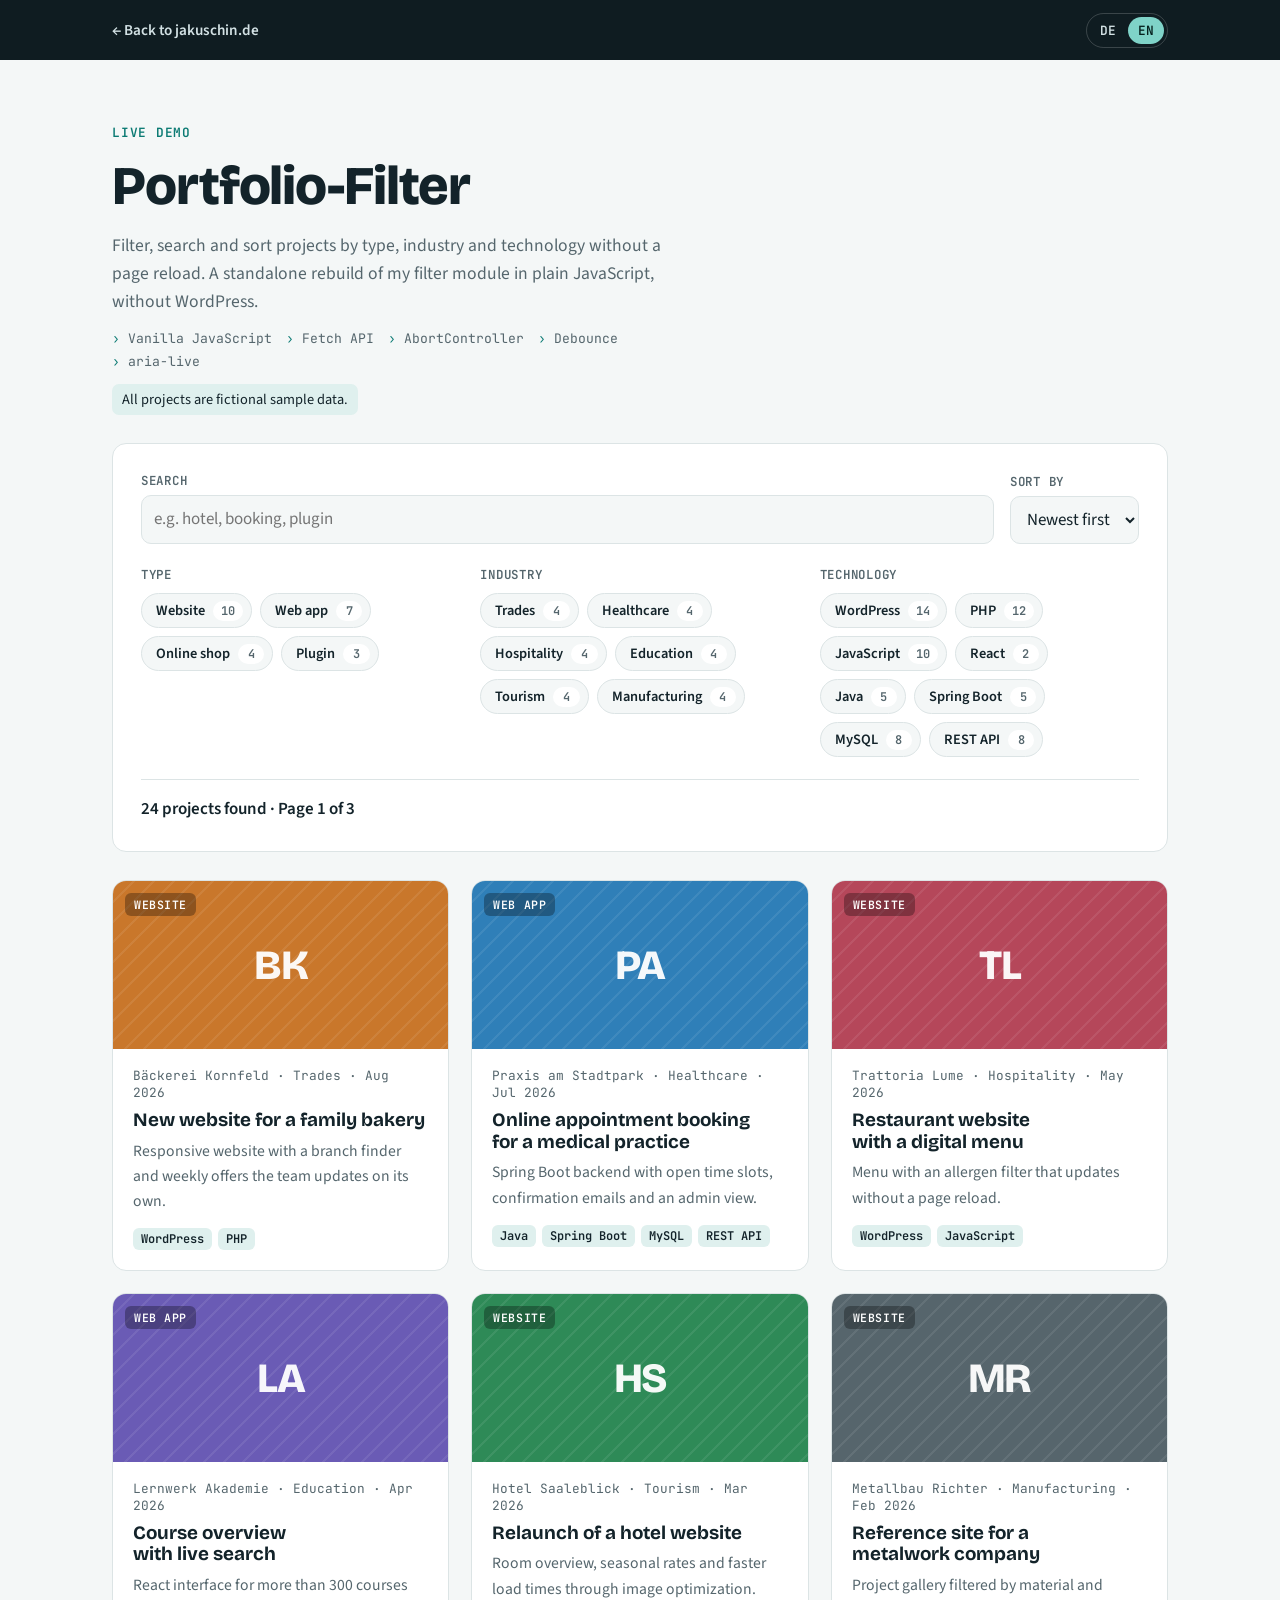
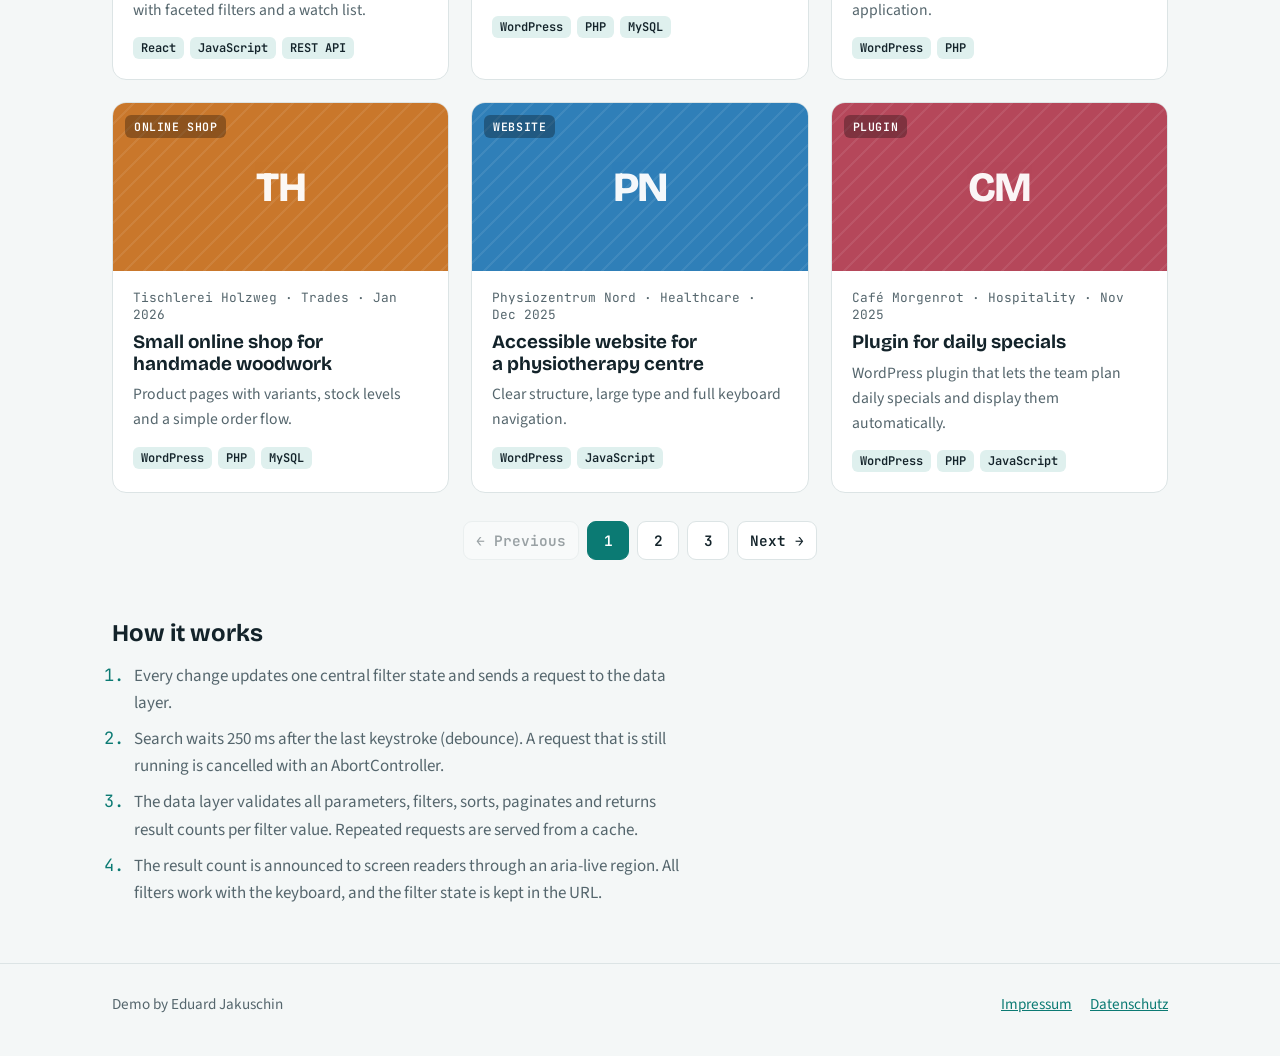
<file: portfolio-filter/index.html>
<!doctype html>
<html lang="de">
<head>
<meta charset="utf-8">
<meta name="viewport" content="width=device-width, initial-scale=1, viewport-fit=cover">
<title>Portfolio-Filter</title>
<meta name="description" content="Live-Demo: Portfolio-Filter in reinem JavaScript mit Facetten, Suche, Sortierung und Pagination.">
<link rel="icon" href="../favicon.ico" sizes="32x32">
<link rel="icon" href="../favicon.svg" type="image/svg+xml">
<link rel="apple-touch-icon" href="../apple-touch-icon.png">
<link rel="stylesheet" href="../fonts/fonts.css">
<style>
:root{
  --bg:#F4F7F7; --surface:#FFFFFF; --ink:#13232A; --muted:#55666D; --line:#DCE4E5;
  --accent:#0B7A73; --accent-ink:#FFFFFF; --accent-soft:#DFF0EE;
  --code-bg:#0F1C21; --code-fg:#D3E1E4; --syn-kw:#7FD3C8;
  --t-handwerk:#C9772B; --t-gesundheit:#2F7FB8; --t-gastronomie:#B5475A;
  --t-bildung:#6A5BB5; --t-tourismus:#2E8A57; --t-industrie:#56656C;
  --font-display:"Bricolage Grotesque", "Segoe UI", system-ui, sans-serif;
  --font-body:"Source Sans 3", "Segoe UI", system-ui, -apple-system, sans-serif;
  --font-mono:"JetBrains Mono", ui-monospace, "SFMono-Regular", Consolas, monospace;
  --radius:14px; --wrap:1120px;
}
@media (prefers-color-scheme: dark){
  :root:not([data-theme="light"]){
    --bg:#0D1518; --surface:#142026; --ink:#E4EDEF; --muted:#9AADB3; --line:#24353C;
    --accent:#3CC4B8; --accent-ink:#04211E; --accent-soft:#12302E;
    --code-bg:#091114;
    --t-handwerk:#B8692A; --t-gesundheit:#2B6E9E; --t-gastronomie:#9E3F50;
    --t-bildung:#5B4FA0; --t-tourismus:#2A7A4E; --t-industrie:#4A585E;
    color-scheme:dark;
  }
}
:root[data-theme="dark"]{
  --bg:#0D1518; --surface:#142026; --ink:#E4EDEF; --muted:#9AADB3; --line:#24353C;
  --accent:#3CC4B8; --accent-ink:#04211E; --accent-soft:#12302E;
  --code-bg:#091114;
  --t-handwerk:#B8692A; --t-gesundheit:#2B6E9E; --t-gastronomie:#9E3F50;
  --t-bildung:#5B4FA0; --t-tourismus:#2A7A4E; --t-industrie:#4A585E;
  color-scheme:dark;
}
*{box-sizing:border-box}
[hidden]{display:none!important}
@media (prefers-reduced-motion: reduce){*{animation:none!important;transition:none!important;scroll-behavior:auto!important}}
body{margin:0;background:var(--bg);color:var(--ink);font-family:var(--font-body);font-size:1.0625rem;line-height:1.6}
a{color:var(--accent)}
:focus-visible{outline:3px solid var(--accent);outline-offset:3px;border-radius:6px}
.wrap{max-width:var(--wrap);margin:0 auto;padding-inline:clamp(16px,4vw,32px)}
h1,h2,h3{font-family:var(--font-display);line-height:1.15;text-wrap:balance;margin:0}
p{margin:0}

.topbar{background:var(--code-bg);color:var(--code-fg);position:sticky;top:env(safe-area-inset-top,0px);z-index:10}
.topbar .wrap{display:flex;align-items:center;gap:16px;min-height:60px}
.back{color:var(--code-fg);text-decoration:none;font-weight:600;font-size:.95rem}
.back:hover{color:var(--syn-kw)}
.lang{display:inline-flex;border:1px solid #ffffff2e;border-radius:999px;padding:3px;gap:2px;margin-left:auto}
.lang button{font:600 .8rem var(--font-mono);color:var(--code-fg);background:none;border:0;padding:5px 10px;border-radius:999px;cursor:pointer}
.lang button[aria-pressed="true"]{background:var(--syn-kw);color:#06221F}

.intro{padding-block:clamp(36px,6vw,64px) 28px;display:grid;gap:14px;max-width:72ch}
.eyebrow{font:600 .8rem var(--font-mono);letter-spacing:.06em;text-transform:uppercase;color:var(--accent)}
.intro h1{font-size:clamp(2.2rem,5vw,3.4rem);font-weight:800;letter-spacing:-.02em}
.intro p{color:var(--muted);font-size:1.1rem}
.stack{font:.82rem var(--font-mono);color:var(--muted);display:flex;flex-wrap:wrap;gap:6px 14px}
.stack span::before{content:"› ";color:var(--accent)}
.sample{display:inline-block;font-size:.9rem;color:var(--ink);background:var(--accent-soft);padding:4px 10px;border-radius:7px;width:fit-content}

.panel{background:var(--surface);border:1px solid var(--line);border-radius:var(--radius);padding:clamp(18px,3vw,28px);display:grid;gap:22px}
.panel-top{display:grid;grid-template-columns:1fr auto;gap:16px;align-items:end}
@media (max-width:640px){.panel-top{grid-template-columns:1fr}}
.field{display:grid;gap:6px;min-width:0}
.field label,.facet legend{font:600 .78rem var(--font-mono);text-transform:uppercase;letter-spacing:.06em;color:var(--muted)}
.field input,.field select{font:inherit;color:var(--ink);background:var(--bg);border:1px solid var(--line);border-radius:10px;padding:10px 12px;width:100%}
.field input:focus,.field select:focus{border-color:var(--accent)}
.facets{display:grid;grid-template-columns:repeat(auto-fit,minmax(260px,1fr));gap:20px}
.facet{border:0;margin:0;padding:0;display:grid;gap:10px;min-width:0;align-content:start}
.facet legend{padding:0;margin-bottom:10px}
.chips{display:flex;flex-wrap:wrap;gap:8px}
.chip{display:inline-flex;align-items:center;gap:8px;font:600 .9rem var(--font-body);color:var(--ink);background:var(--bg);border:1px solid var(--line);border-radius:999px;padding:6px 8px 6px 14px;cursor:pointer;transition:background .15s, border-color .15s}
.chip:hover:not(:disabled){border-color:var(--accent)}
.chip[aria-pressed="true"]{background:var(--accent);border-color:var(--accent);color:var(--accent-ink)}
.chip:disabled{opacity:.45;cursor:not-allowed}
.chip-count{font:600 .75rem var(--font-mono);background:var(--surface);color:var(--muted);border-radius:999px;padding:2px 8px;min-width:2.2em;text-align:center;font-variant-numeric:tabular-nums}
.chip[aria-pressed="true"] .chip-count{background:#ffffff33;color:var(--accent-ink)}
.panel-foot{display:flex;flex-wrap:wrap;align-items:center;justify-content:space-between;gap:12px;border-top:1px solid var(--line);padding-top:16px}
.status{font-weight:600;font-variant-numeric:tabular-nums}
.reset{font:600 .95rem var(--font-body);color:var(--accent);background:none;border:1px solid var(--accent);border-radius:9px;padding:7px 14px;cursor:pointer}

.results{padding-block:28px 12px;scroll-margin-top:80px;transition:opacity .15s}
.results.is-loading{opacity:.55}
.results h2{position:absolute;width:1px;height:1px;overflow:hidden;clip:rect(0 0 0 0);white-space:nowrap}
.grid{list-style:none;margin:0;padding:0;display:grid;grid-template-columns:repeat(3,1fr);gap:22px}
@media (max-width:1100px){.grid{grid-template-columns:repeat(2,1fr)}}
@media (max-width:640px){.grid{grid-template-columns:1fr}}
.grid > li{display:flex;min-width:0}
.card{background:var(--surface);border:1px solid var(--line);border-radius:var(--radius);overflow:hidden;display:flex;flex-direction:column;width:100%}
.thumb{aspect-ratio:16/8;max-width:100%;position:relative;display:grid;place-items:center;color:#fff;
  background-image:repeating-linear-gradient(135deg,#ffffff14 0 2px,transparent 2px 14px)}
.thumb--handwerk{background-color:var(--t-handwerk)} .thumb--gesundheit{background-color:var(--t-gesundheit)}
.thumb--gastronomie{background-color:var(--t-gastronomie)} .thumb--bildung{background-color:var(--t-bildung)}
.thumb--tourismus{background-color:var(--t-tourismus)} .thumb--industrie{background-color:var(--t-industrie)}
.thumb-mark{font:800 2.6rem var(--font-display);letter-spacing:-.03em;opacity:.95}
.thumb-type{position:absolute;top:12px;left:12px;font:600 .72rem var(--font-mono);text-transform:uppercase;letter-spacing:.05em;background:#0000004d;padding:4px 9px;border-radius:6px}
.card-body{padding:18px 20px 20px;display:grid;gap:8px;align-content:start;flex:1}
.card-meta{font:.8rem var(--font-mono);color:var(--muted)}
.card h3{font-size:1.18rem;font-weight:700}
.card-text{color:var(--muted);font-size:.98rem}
.card-tags{list-style:none;margin:6px 0 0;padding:0;display:flex;flex-wrap:wrap;gap:6px}
.card-tags li{font:600 .75rem var(--font-mono);background:var(--accent-soft);padding:3px 8px;border-radius:6px}

.empty,.error{background:var(--surface);border:1px dashed var(--line);border-radius:var(--radius);padding:32px;display:grid;gap:10px;justify-items:start}
.empty h3{font-size:1.25rem}
.empty p,.error p{color:var(--muted)}
.error button{font:600 .95rem var(--font-body);background:var(--accent);color:var(--accent-ink);border:0;border-radius:9px;padding:9px 16px;cursor:pointer}

.pagination{display:flex;flex-wrap:wrap;gap:8px;justify-content:center;padding-block:28px 8px}
.page-btn{font:600 .9rem var(--font-mono);min-width:42px;padding:9px 12px;border-radius:9px;border:1px solid var(--line);background:var(--surface);color:var(--ink);cursor:pointer;font-variant-numeric:tabular-nums}
.page-btn:hover:not(:disabled){border-color:var(--accent)}
.page-btn[aria-current="page"]{background:var(--accent);border-color:var(--accent);color:var(--accent-ink)}
.page-btn:disabled{opacity:.4;cursor:not-allowed}

.how{padding-block:40px 24px;display:grid;gap:14px;max-width:72ch}
.how h2{font-size:1.5rem}
.how ol{margin:0;padding-left:1.3em;display:grid;gap:8px;color:var(--muted)}
.how li::marker{color:var(--accent);font-family:var(--font-mono)}
footer{border-top:1px solid var(--line);margin-top:32px;padding-block:28px 40px}
footer .wrap{display:flex;flex-wrap:wrap;justify-content:space-between;gap:12px;color:var(--muted);font-size:.95rem}
footer nav{display:flex;gap:18px}
</style>

</head>
<body>
<header class="topbar">
  <div class="wrap">
    <a class="back" href="../">← <span data-t="back">Zurück zu jakuschin.de</span></a>
    <div class="lang" role="group" aria-label="Sprache / Language">
      <button type="button" id="pf-lang-de" data-lang="de" aria-pressed="true">DE</button>
      <button type="button" id="pf-lang-en" data-lang="en" aria-pressed="false">EN</button>
    </div>
  </div>
</header>

<main class="wrap">
  <section class="intro" aria-labelledby="pf-title">
    <span class="eyebrow" data-t="eyebrow">Live-Demo</span>
    <h1 id="pf-title">Portfolio-Filter</h1>
    <p data-t="intro">Projekte nach Typ, Branche und Technologie filtern, durchsuchen und sortieren, ohne dass die Seite neu lädt. Eine eigenständige Neuumsetzung meines Filtermoduls in reinem JavaScript, ohne WordPress.</p>
    <div class="stack"><span>Vanilla JavaScript</span><span>Fetch API</span><span>AbortController</span><span>Debounce</span><span>aria-live</span></div>
    <span class="sample" data-t="sample">Alle Projekte sind fiktive Beispieldaten.</span>
  </section>

  <form class="panel" role="search" aria-label="Projektfilter">
    <div class="panel-top">
      <div class="field">
        <label for="pf-search" data-t="searchLabel">Suche</label>
        <input id="pf-search" type="search" autocomplete="off" placeholder="z. B. Hotel, Buchung, Plugin">
      </div>
      <div class="field">
        <label for="pf-sort" data-t="sortLabel">Sortierung</label>
        <select id="pf-sort">
          <option value="date-desc">Neueste zuerst</option>
          <option value="date-asc">Älteste zuerst</option>
          <option value="name-asc">Titel A–Z</option>
          <option value="name-desc">Titel Z–A</option>
        </select>
      </div>
    </div>
    <div class="facets" id="pf-facets"></div>
    <div class="panel-foot">
      <p class="status" id="pf-status" role="status" aria-live="polite">Projekte werden geladen …</p>
      <button type="button" class="reset" id="pf-reset" data-t="reset" hidden>Filter zurücksetzen</button>
    </div>
  </form>

  <section class="results" id="pf-results" aria-busy="true">
    <h2 id="pf-results-heading" tabindex="-1" data-t="results">Ergebnisse</h2>
    <ul class="grid" id="pf-list"></ul>
    <div class="empty" id="pf-empty" hidden>
      <h3 data-t="emptyTitle">Keine Treffer für diese Kombination</h3>
      <p data-t="emptyText">Entferne einen Filter oder ändere den Suchbegriff.</p>
    </div>
    <div class="error" id="pf-error" hidden>
      <p data-t="error">Die Projekte konnten nicht geladen werden.</p>
      <button type="button" id="pf-retry" data-t="retry">Erneut versuchen</button>
    </div>
    <nav class="pagination" id="pf-pagination" hidden></nav>
  </section>

  <section class="how" aria-labelledby="pf-how-title">
    <h2 id="pf-how-title" data-t="howTitle">So funktioniert es</h2>
    <ol id="pf-how"></ol>
  </section>
</main>

<footer>
  <div class="wrap">
    <span data-t="footer">Demo von Eduard Jakuschin</span>
    <nav aria-label="Rechtliches">
      <a href="../#impressum">Impressum</a>
      <a href="../#datenschutz">Datenschutz</a>
    </nav>
  </div>
</footer>

<script src="js/api.js"></script>
<script src="js/app.js"></script>
</body>
</html>
</file>
<file: fonts/fonts.css>
/*
  Schriften für jakuschin.de – lokal eingebunden, damit beim Seitenaufruf keine Daten an Google gehen.
  Alle drei Schriften stehen unter der SIL Open Font License 1.1 (Lizenztexte in diesem Ordner).
  Quelle: github.com/google/fonts
*/
@font-face{
  font-family:"Bricolage Grotesque";
  src:url("bricolage-grotesque.woff2") format("woff2");
  font-weight:400 800;
  font-style:normal;
  font-display:swap;
}
@font-face{
  font-family:"Source Sans 3";
  src:url("source-sans-3.woff2") format("woff2");
  font-weight:200 900;
  font-style:normal;
  font-display:swap;
}
@font-face{
  font-family:"JetBrains Mono";
  src:url("jetbrains-mono.woff2") format("woff2");
  font-weight:400 600;
  font-style:normal;
  font-display:swap;
}
</file>
